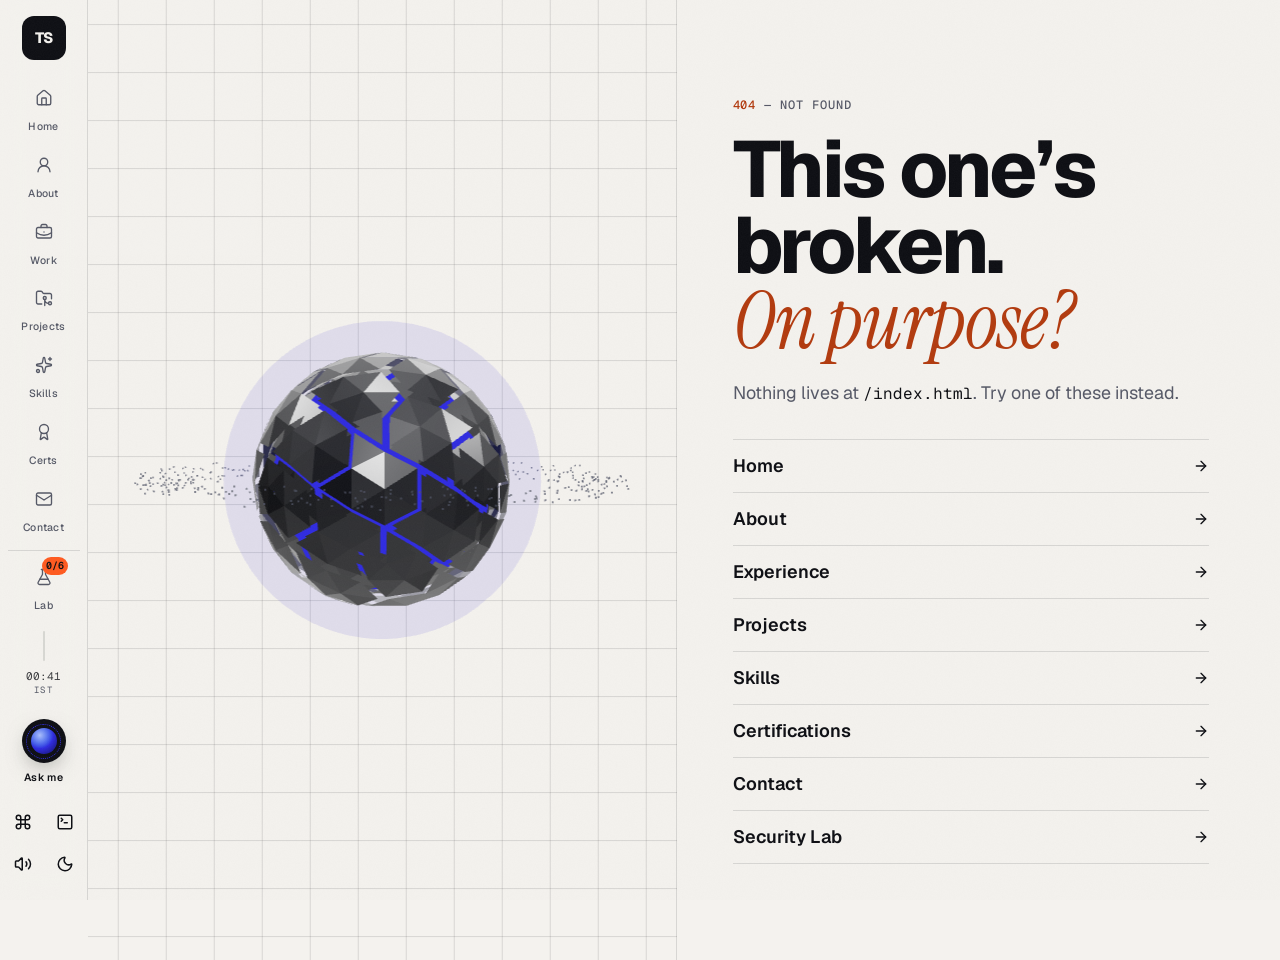
<file: index.html>
<!doctype html>
<html lang="en" data-default-theme="light" data-palette="cobalt">
  <head>
    <meta charset="UTF-8" />
    <meta name="viewport" content="width=device-width, initial-scale=1, viewport-fit=cover" />
    <title>Tanmay Sanghavi | Full-stack developer who builds &amp; breaks</title>
    <meta name="description" content="Tanmay Sanghavi, a Mumbai-based full-stack developer (JavaScript, Node.js, SQL) with a security habit. Projects, experience, skills and a hidden lab." />
    <meta name="theme-color" content="#F3F1EC" />
    <link rel="icon" type="image/svg+xml" href="/favicon.svg" />

    <meta property="og:type" content="website" />
    <meta property="og:title" content="Tanmay Sanghavi | Full-stack developer who builds &amp; breaks" />
    <meta property="og:description" content="Tanmay Sanghavi, a Mumbai-based full-stack developer (JavaScript, Node.js, SQL) with a security habit. Projects, experience, skills and a hidden lab." />
    <meta property="og:image" content="https://www.tanmaysanghavi.indevs.in/og-card.png" />
    <meta name="twitter:card" content="summary_large_image" />
    <meta name="twitter:title" content="Tanmay Sanghavi | Full-stack developer who builds &amp; breaks" />
    <meta name="twitter:image" content="https://www.tanmaysanghavi.indevs.in/og-card.png" />

    <!-- Sets data-theme before first paint (external file: the CSP forbids inline scripts). -->
    <script src="/theme-init.js"></script>

    <style>html{color:#111216;background:#f3f1ec}html[data-theme=dark]{color:#edebe5;background:#0b0c10}html[data-palette=cobalt]{color:#0d0e13;background:#f4f2ee}html[data-palette=cobalt][data-theme=dark]{color:#f2f0ea;background:#07080c}html[data-palette=signal]{color:#0e1412;background:#f1f3f0}html[data-palette=signal][data-theme=dark]{color:#e7f0ec;background:#060a09}#boot{background:inherit;z-index:100;letter-spacing:.08em;text-transform:uppercase;place-items:center;font:500 13px/1.6 Geist Mono Variable,ui-monospace,monospace;transition:opacity .45s;display:grid;position:fixed;inset:0}#boot i{border:2px solid;border-radius:4px;width:44px;height:44px;margin:0 auto 14px;animation:1.1s cubic-bezier(.6,0,.3,1) infinite bt;display:block}@keyframes bt{50%{border-radius:50%;transform:rotate(90deg)scale(.7)}}@media (prefers-reduced-motion:reduce){#boot i{animation:none}}</style>
    <script type="module" crossorigin src="/assets/index-CiQ3wUsU.js"></script>
    <link rel="modulepreload" crossorigin href="/assets/rolldown-runtime-hePW80VL.js">
    <link rel="modulepreload" crossorigin href="/assets/react-DQ38WxEg.js">
    <link rel="modulepreload" crossorigin href="/assets/useContent-zsSnEPQb.js">
    <link rel="modulepreload" crossorigin href="/assets/hooks-CHjFdFqN.js">
    <link rel="stylesheet" crossorigin href="/assets/index-CkPJAURE.css">
  <link rel="preload" as="font" type="font/woff2" crossorigin href="/assets/geist-latin-wght-normal-BgDaEnEv.woff2"><link rel="preload" as="font" type="font/woff2" crossorigin href="/assets/geist-mono-latin-wght-normal-XN7g48iV.woff2"><link rel="preload" as="font" type="font/woff2" crossorigin href="/assets/instrument-serif-latin-400-italic-DKMiL14s.woff2"></head>
  <body>
    <!--
      Well, well. Someone reads page source.
      Flag 2: FLAG{v13w_s0urc3_1s_4_sup3rp0w3r}
      Submit it in the Security Lab (/lab), or open the terminal (press `) and run: submit FLAG{...}
    -->
    <div id="boot" role="status" aria-live="polite"><div><i></i>Loading portfolio</div></div>
    <div id="root"></div>
    <noscript>
      <p style="font-family:sans-serif;padding:2rem;max-width:40rem">Tanmay Sanghavi, full-stack developer in Mumbai. Email: tanmaysanghvi9@gmail.com. This site needs JavaScript for its 3D views, but that email works without it.</p>
    </noscript>
  </body>
</html>
</file>
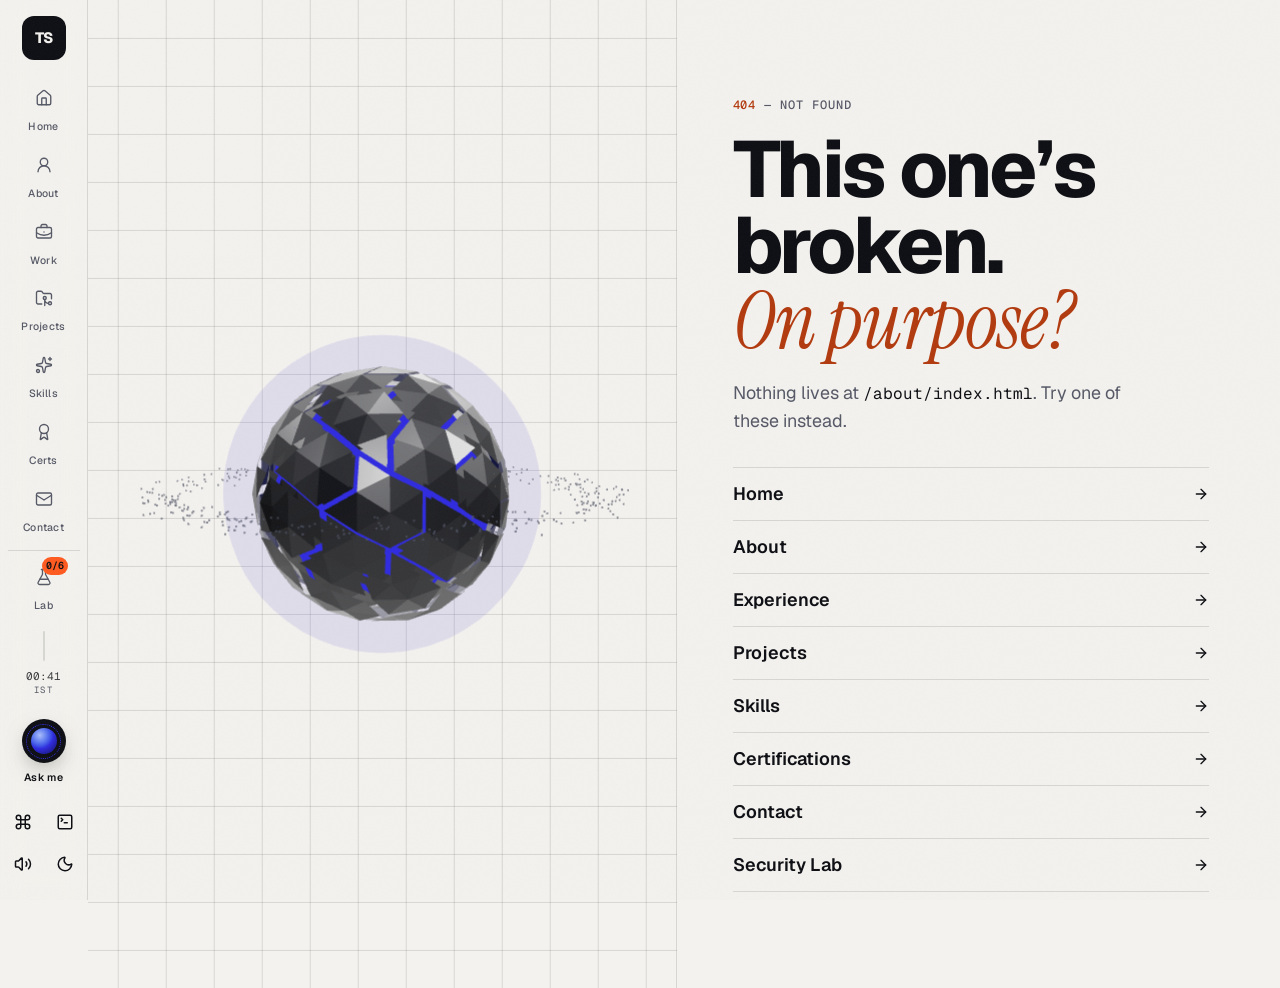
<file: about/index.html>
<!doctype html>
<html lang="en" data-default-theme="light" data-palette="cobalt">
  <head>
    <meta charset="UTF-8" />
    <meta name="viewport" content="width=device-width, initial-scale=1, viewport-fit=cover" />
    <title>About · Tanmay Sanghavi | Full-stack developer who builds &amp; breaks</title>
    <meta name="description" content="Tanmay Sanghavi, a Mumbai-based full-stack developer (JavaScript, Node.js, SQL) with a security habit. Projects, experience, skills and a hidden lab." />
    <meta name="theme-color" content="#F3F1EC" />
    <link rel="icon" type="image/svg+xml" href="/favicon.svg" />

    <meta property="og:type" content="website" />
    <meta property="og:title" content="Tanmay Sanghavi | Full-stack developer who builds &amp; breaks" />
    <meta property="og:description" content="Tanmay Sanghavi, a Mumbai-based full-stack developer (JavaScript, Node.js, SQL) with a security habit. Projects, experience, skills and a hidden lab." />
    <meta property="og:image" content="https://www.tanmaysanghavi.indevs.in/og-card.png" />
    <meta name="twitter:card" content="summary_large_image" />
    <meta name="twitter:title" content="Tanmay Sanghavi | Full-stack developer who builds &amp; breaks" />
    <meta name="twitter:image" content="https://www.tanmaysanghavi.indevs.in/og-card.png" />

    <!-- Sets data-theme before first paint (external file: the CSP forbids inline scripts). -->
    <script src="/theme-init.js"></script>

    <style>html{color:#111216;background:#f3f1ec}html[data-theme=dark]{color:#edebe5;background:#0b0c10}html[data-palette=cobalt]{color:#0d0e13;background:#f4f2ee}html[data-palette=cobalt][data-theme=dark]{color:#f2f0ea;background:#07080c}html[data-palette=signal]{color:#0e1412;background:#f1f3f0}html[data-palette=signal][data-theme=dark]{color:#e7f0ec;background:#060a09}#boot{background:inherit;z-index:100;letter-spacing:.08em;text-transform:uppercase;place-items:center;font:500 13px/1.6 Geist Mono Variable,ui-monospace,monospace;transition:opacity .45s;display:grid;position:fixed;inset:0}#boot i{border:2px solid;border-radius:4px;width:44px;height:44px;margin:0 auto 14px;animation:1.1s cubic-bezier(.6,0,.3,1) infinite bt;display:block}@keyframes bt{50%{border-radius:50%;transform:rotate(90deg)scale(.7)}}@media (prefers-reduced-motion:reduce){#boot i{animation:none}}</style>
    <script type="module" crossorigin src="/assets/index-CiQ3wUsU.js"></script>
    <link rel="modulepreload" crossorigin href="/assets/rolldown-runtime-hePW80VL.js">
    <link rel="modulepreload" crossorigin href="/assets/react-DQ38WxEg.js">
    <link rel="modulepreload" crossorigin href="/assets/useContent-zsSnEPQb.js">
    <link rel="modulepreload" crossorigin href="/assets/hooks-CHjFdFqN.js">
    <link rel="stylesheet" crossorigin href="/assets/index-CkPJAURE.css">
  <link rel="preload" as="font" type="font/woff2" crossorigin href="/assets/geist-latin-wght-normal-BgDaEnEv.woff2"><link rel="preload" as="font" type="font/woff2" crossorigin href="/assets/geist-mono-latin-wght-normal-XN7g48iV.woff2"><link rel="preload" as="font" type="font/woff2" crossorigin href="/assets/instrument-serif-latin-400-italic-DKMiL14s.woff2"><link rel="modulepreload" crossorigin href="/assets/About-Ct8ayI0n.js"><link rel="modulepreload" crossorigin href="/assets/ViewLayout-ADnELZwd.js"><link rel="modulepreload" crossorigin href="/assets/map-pin-Bn-NtnmT.js"></head>
  <body>
    <!--
      Well, well. Someone reads page source.
      Flag 2: FLAG{v13w_s0urc3_1s_4_sup3rp0w3r}
      Submit it in the Security Lab (/lab), or open the terminal (press `) and run: submit FLAG{...}
    -->
    <div id="boot" role="status" aria-live="polite"><div><i></i>Loading portfolio</div></div>
    <div id="root"></div>
    <noscript>
      <p style="font-family:sans-serif;padding:2rem;max-width:40rem">Tanmay Sanghavi, full-stack developer in Mumbai. Email: tanmaysanghvi9@gmail.com. This site needs JavaScript for its 3D views, but that email works without it.</p>
    </noscript>
  </body>
</html>
</file>
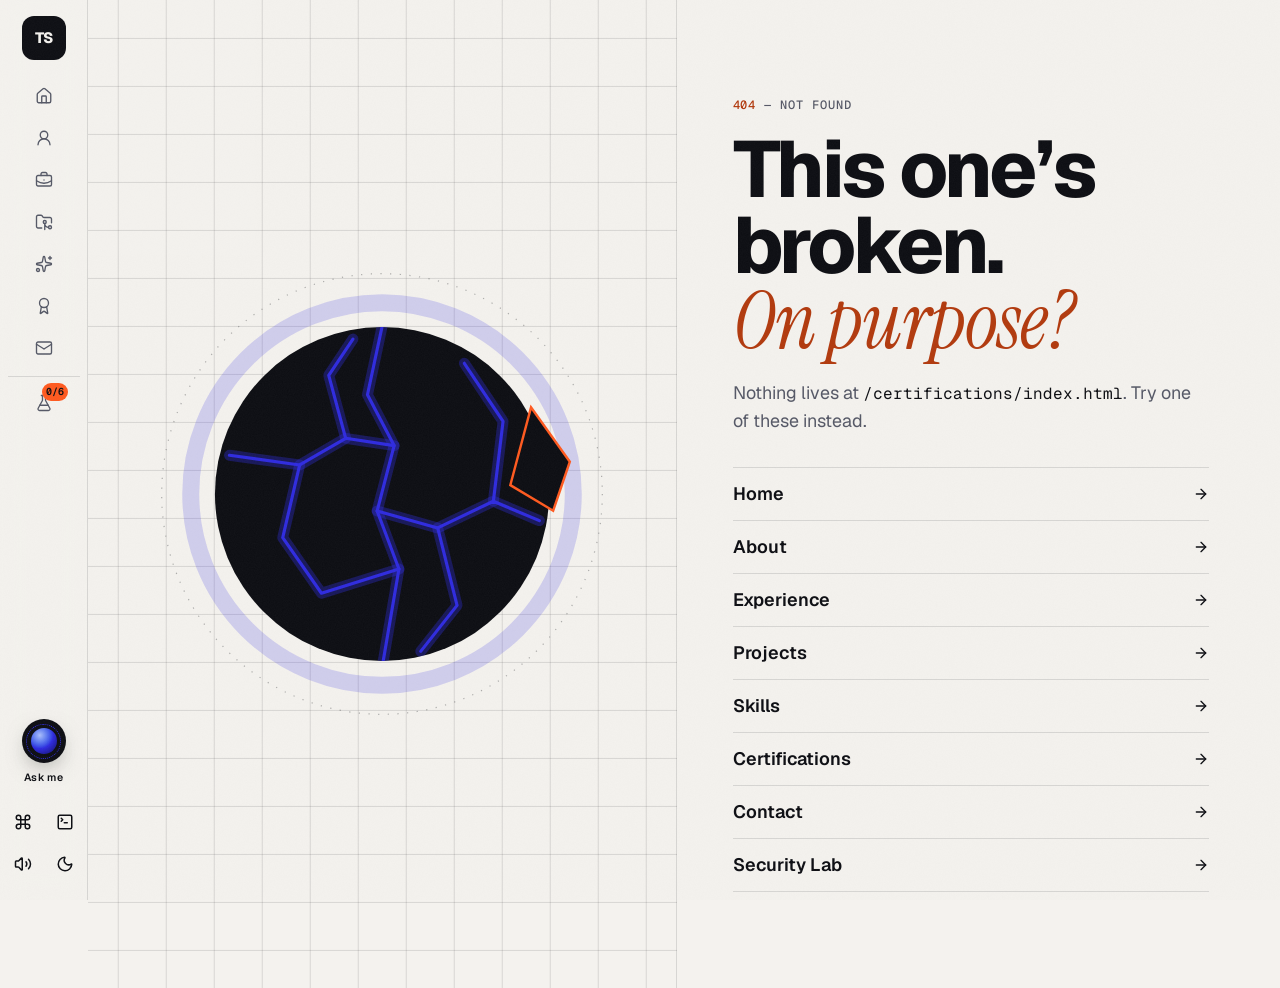
<file: certifications/index.html>
<!doctype html>
<html lang="en" data-default-theme="light" data-palette="cobalt">
  <head>
    <meta charset="UTF-8" />
    <meta name="viewport" content="width=device-width, initial-scale=1, viewport-fit=cover" />
    <title>Certifications · Tanmay Sanghavi | Full-stack developer who builds &amp; breaks</title>
    <meta name="description" content="Tanmay Sanghavi, a Mumbai-based full-stack developer (JavaScript, Node.js, SQL) with a security habit. Projects, experience, skills and a hidden lab." />
    <meta name="theme-color" content="#F3F1EC" />
    <link rel="icon" type="image/svg+xml" href="/favicon.svg" />

    <meta property="og:type" content="website" />
    <meta property="og:title" content="Tanmay Sanghavi | Full-stack developer who builds &amp; breaks" />
    <meta property="og:description" content="Tanmay Sanghavi, a Mumbai-based full-stack developer (JavaScript, Node.js, SQL) with a security habit. Projects, experience, skills and a hidden lab." />
    <meta property="og:image" content="https://www.tanmaysanghavi.indevs.in/og-card.png" />
    <meta name="twitter:card" content="summary_large_image" />
    <meta name="twitter:title" content="Tanmay Sanghavi | Full-stack developer who builds &amp; breaks" />
    <meta name="twitter:image" content="https://www.tanmaysanghavi.indevs.in/og-card.png" />

    <!-- Sets data-theme before first paint (external file: the CSP forbids inline scripts). -->
    <script src="/theme-init.js"></script>

    <style>html{color:#111216;background:#f3f1ec}html[data-theme=dark]{color:#edebe5;background:#0b0c10}html[data-palette=cobalt]{color:#0d0e13;background:#f4f2ee}html[data-palette=cobalt][data-theme=dark]{color:#f2f0ea;background:#07080c}html[data-palette=signal]{color:#0e1412;background:#f1f3f0}html[data-palette=signal][data-theme=dark]{color:#e7f0ec;background:#060a09}#boot{background:inherit;z-index:100;letter-spacing:.08em;text-transform:uppercase;place-items:center;font:500 13px/1.6 Geist Mono Variable,ui-monospace,monospace;transition:opacity .45s;display:grid;position:fixed;inset:0}#boot i{border:2px solid;border-radius:4px;width:44px;height:44px;margin:0 auto 14px;animation:1.1s cubic-bezier(.6,0,.3,1) infinite bt;display:block}@keyframes bt{50%{border-radius:50%;transform:rotate(90deg)scale(.7)}}@media (prefers-reduced-motion:reduce){#boot i{animation:none}}</style>
    <script type="module" crossorigin src="/assets/index-CiQ3wUsU.js"></script>
    <link rel="modulepreload" crossorigin href="/assets/rolldown-runtime-hePW80VL.js">
    <link rel="modulepreload" crossorigin href="/assets/react-DQ38WxEg.js">
    <link rel="modulepreload" crossorigin href="/assets/useContent-zsSnEPQb.js">
    <link rel="modulepreload" crossorigin href="/assets/hooks-CHjFdFqN.js">
    <link rel="stylesheet" crossorigin href="/assets/index-CkPJAURE.css">
  <link rel="preload" as="font" type="font/woff2" crossorigin href="/assets/geist-latin-wght-normal-BgDaEnEv.woff2"><link rel="preload" as="font" type="font/woff2" crossorigin href="/assets/geist-mono-latin-wght-normal-XN7g48iV.woff2"><link rel="preload" as="font" type="font/woff2" crossorigin href="/assets/instrument-serif-latin-400-italic-DKMiL14s.woff2"><link rel="modulepreload" crossorigin href="/assets/Certifications-VkWhmjrS.js"><link rel="modulepreload" crossorigin href="/assets/ViewLayout-ADnELZwd.js"></head>
  <body>
    <!--
      Well, well. Someone reads page source.
      Flag 2: FLAG{v13w_s0urc3_1s_4_sup3rp0w3r}
      Submit it in the Security Lab (/lab), or open the terminal (press `) and run: submit FLAG{...}
    -->
    <div id="boot" role="status" aria-live="polite"><div><i></i>Loading portfolio</div></div>
    <div id="root"></div>
    <noscript>
      <p style="font-family:sans-serif;padding:2rem;max-width:40rem">Tanmay Sanghavi, full-stack developer in Mumbai. Email: tanmaysanghvi9@gmail.com. This site needs JavaScript for its 3D views, but that email works without it.</p>
    </noscript>
  </body>
</html>
</file>
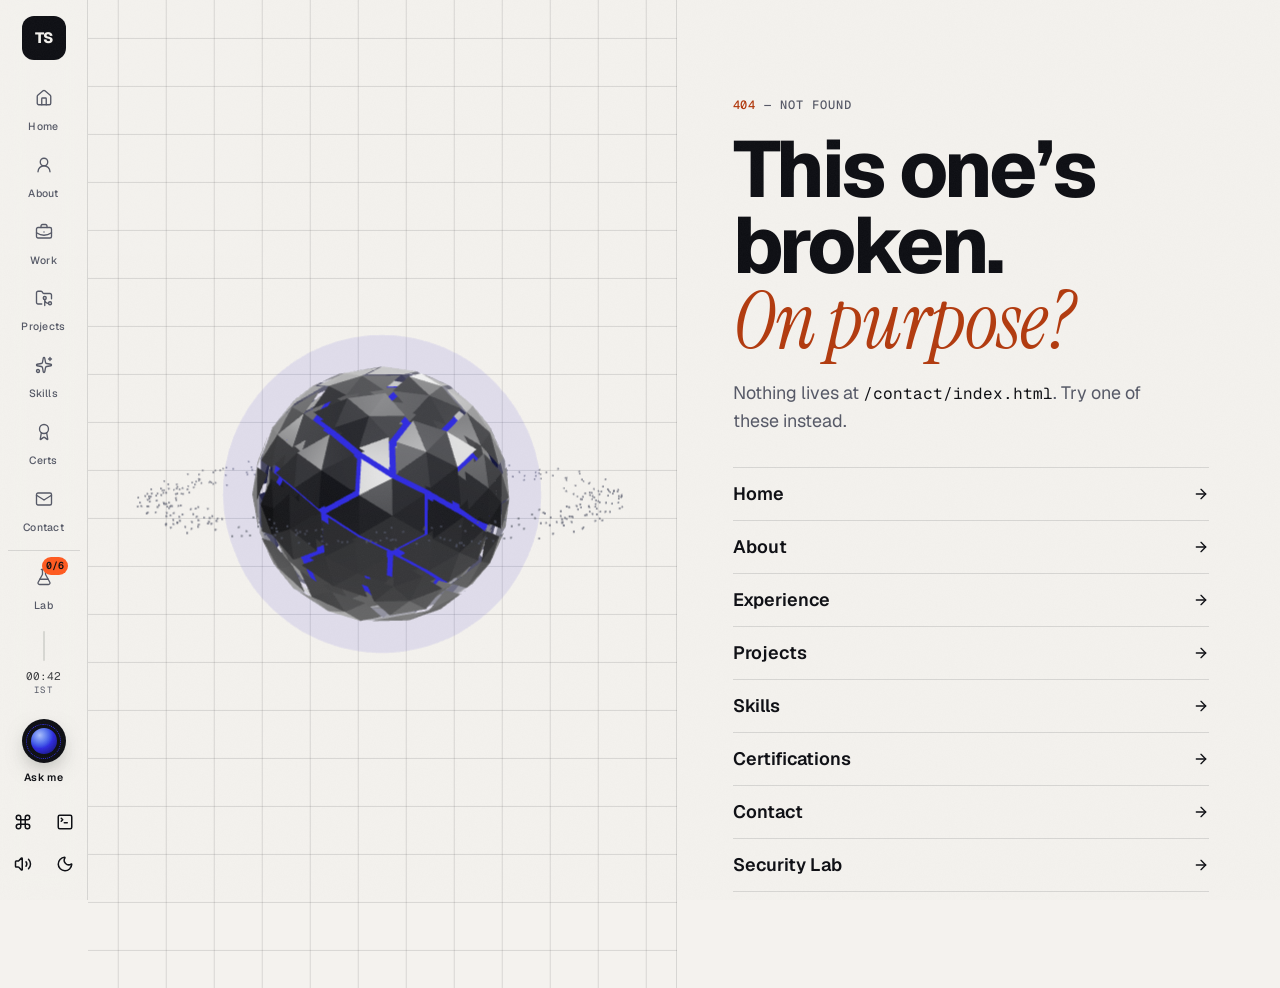
<file: contact/index.html>
<!doctype html>
<html lang="en" data-default-theme="light" data-palette="cobalt">
  <head>
    <meta charset="UTF-8" />
    <meta name="viewport" content="width=device-width, initial-scale=1, viewport-fit=cover" />
    <title>Contact · Tanmay Sanghavi | Full-stack developer who builds &amp; breaks</title>
    <meta name="description" content="Tanmay Sanghavi, a Mumbai-based full-stack developer (JavaScript, Node.js, SQL) with a security habit. Projects, experience, skills and a hidden lab." />
    <meta name="theme-color" content="#F3F1EC" />
    <link rel="icon" type="image/svg+xml" href="/favicon.svg" />

    <meta property="og:type" content="website" />
    <meta property="og:title" content="Tanmay Sanghavi | Full-stack developer who builds &amp; breaks" />
    <meta property="og:description" content="Tanmay Sanghavi, a Mumbai-based full-stack developer (JavaScript, Node.js, SQL) with a security habit. Projects, experience, skills and a hidden lab." />
    <meta property="og:image" content="https://www.tanmaysanghavi.indevs.in/og-card.png" />
    <meta name="twitter:card" content="summary_large_image" />
    <meta name="twitter:title" content="Tanmay Sanghavi | Full-stack developer who builds &amp; breaks" />
    <meta name="twitter:image" content="https://www.tanmaysanghavi.indevs.in/og-card.png" />

    <!-- Sets data-theme before first paint (external file: the CSP forbids inline scripts). -->
    <script src="/theme-init.js"></script>

    <style>html{color:#111216;background:#f3f1ec}html[data-theme=dark]{color:#edebe5;background:#0b0c10}html[data-palette=cobalt]{color:#0d0e13;background:#f4f2ee}html[data-palette=cobalt][data-theme=dark]{color:#f2f0ea;background:#07080c}html[data-palette=signal]{color:#0e1412;background:#f1f3f0}html[data-palette=signal][data-theme=dark]{color:#e7f0ec;background:#060a09}#boot{background:inherit;z-index:100;letter-spacing:.08em;text-transform:uppercase;place-items:center;font:500 13px/1.6 Geist Mono Variable,ui-monospace,monospace;transition:opacity .45s;display:grid;position:fixed;inset:0}#boot i{border:2px solid;border-radius:4px;width:44px;height:44px;margin:0 auto 14px;animation:1.1s cubic-bezier(.6,0,.3,1) infinite bt;display:block}@keyframes bt{50%{border-radius:50%;transform:rotate(90deg)scale(.7)}}@media (prefers-reduced-motion:reduce){#boot i{animation:none}}</style>
    <script type="module" crossorigin src="/assets/index-CiQ3wUsU.js"></script>
    <link rel="modulepreload" crossorigin href="/assets/rolldown-runtime-hePW80VL.js">
    <link rel="modulepreload" crossorigin href="/assets/react-DQ38WxEg.js">
    <link rel="modulepreload" crossorigin href="/assets/useContent-zsSnEPQb.js">
    <link rel="modulepreload" crossorigin href="/assets/hooks-CHjFdFqN.js">
    <link rel="stylesheet" crossorigin href="/assets/index-CkPJAURE.css">
  <link rel="preload" as="font" type="font/woff2" crossorigin href="/assets/geist-latin-wght-normal-BgDaEnEv.woff2"><link rel="preload" as="font" type="font/woff2" crossorigin href="/assets/geist-mono-latin-wght-normal-XN7g48iV.woff2"><link rel="preload" as="font" type="font/woff2" crossorigin href="/assets/instrument-serif-latin-400-italic-DKMiL14s.woff2"><link rel="modulepreload" crossorigin href="/assets/Contact-gdbnpteI.js"><link rel="modulepreload" crossorigin href="/assets/ViewLayout-ADnELZwd.js"></head>
  <body>
    <!--
      Well, well. Someone reads page source.
      Flag 2: FLAG{v13w_s0urc3_1s_4_sup3rp0w3r}
      Submit it in the Security Lab (/lab), or open the terminal (press `) and run: submit FLAG{...}
    -->
    <div id="boot" role="status" aria-live="polite"><div><i></i>Loading portfolio</div></div>
    <div id="root"></div>
    <noscript>
      <p style="font-family:sans-serif;padding:2rem;max-width:40rem">Tanmay Sanghavi, full-stack developer in Mumbai. Email: tanmaysanghvi9@gmail.com. This site needs JavaScript for its 3D views, but that email works without it.</p>
    </noscript>
  </body>
</html>
</file>
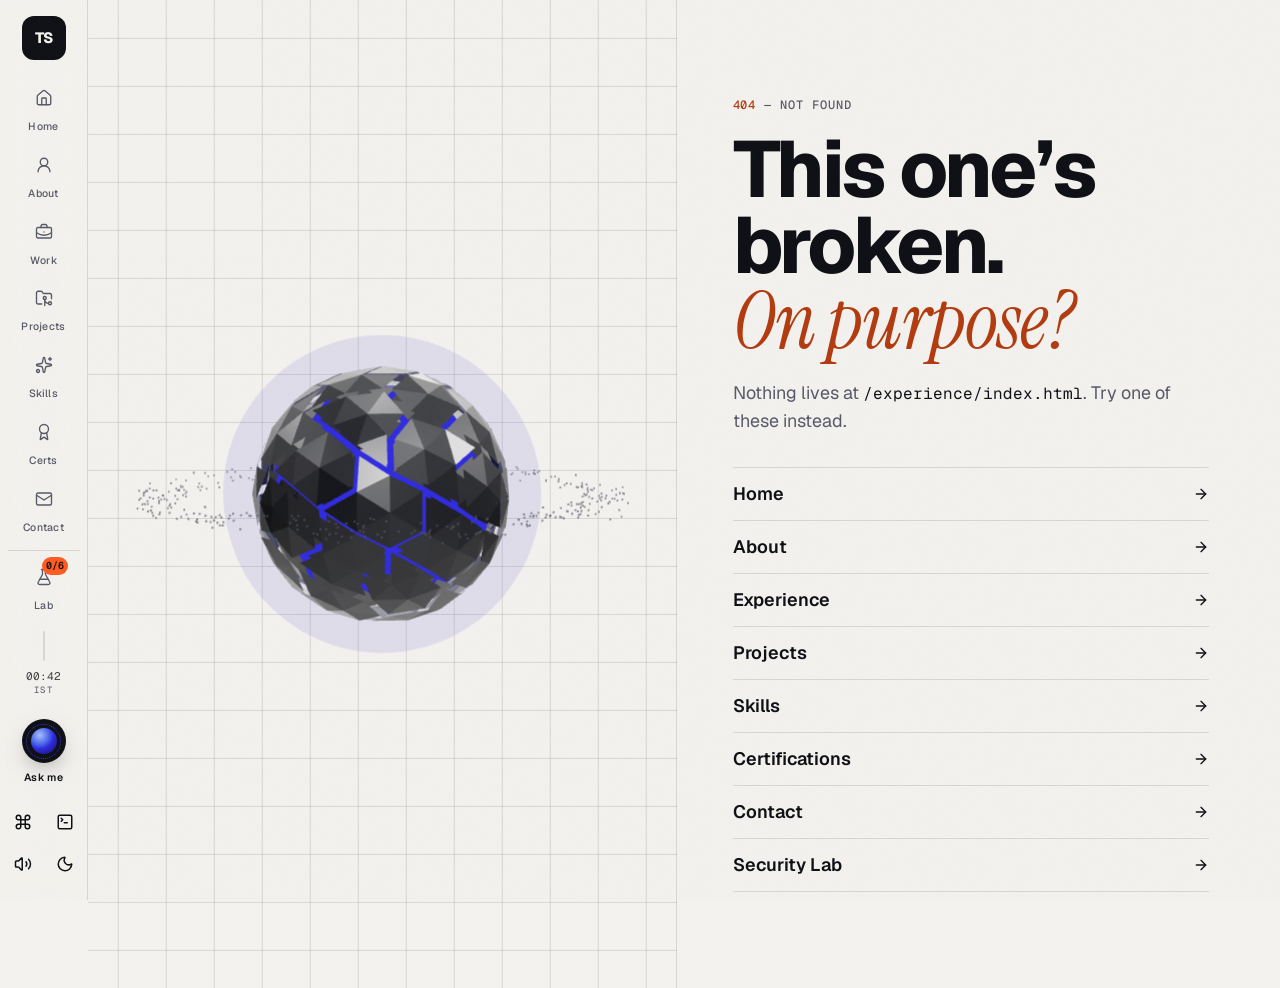
<file: experience/index.html>
<!doctype html>
<html lang="en" data-default-theme="light" data-palette="cobalt">
  <head>
    <meta charset="UTF-8" />
    <meta name="viewport" content="width=device-width, initial-scale=1, viewport-fit=cover" />
    <title>Experience · Tanmay Sanghavi | Full-stack developer who builds &amp; breaks</title>
    <meta name="description" content="Tanmay Sanghavi, a Mumbai-based full-stack developer (JavaScript, Node.js, SQL) with a security habit. Projects, experience, skills and a hidden lab." />
    <meta name="theme-color" content="#F3F1EC" />
    <link rel="icon" type="image/svg+xml" href="/favicon.svg" />

    <meta property="og:type" content="website" />
    <meta property="og:title" content="Tanmay Sanghavi | Full-stack developer who builds &amp; breaks" />
    <meta property="og:description" content="Tanmay Sanghavi, a Mumbai-based full-stack developer (JavaScript, Node.js, SQL) with a security habit. Projects, experience, skills and a hidden lab." />
    <meta property="og:image" content="https://www.tanmaysanghavi.indevs.in/og-card.png" />
    <meta name="twitter:card" content="summary_large_image" />
    <meta name="twitter:title" content="Tanmay Sanghavi | Full-stack developer who builds &amp; breaks" />
    <meta name="twitter:image" content="https://www.tanmaysanghavi.indevs.in/og-card.png" />

    <!-- Sets data-theme before first paint (external file: the CSP forbids inline scripts). -->
    <script src="/theme-init.js"></script>

    <style>html{color:#111216;background:#f3f1ec}html[data-theme=dark]{color:#edebe5;background:#0b0c10}html[data-palette=cobalt]{color:#0d0e13;background:#f4f2ee}html[data-palette=cobalt][data-theme=dark]{color:#f2f0ea;background:#07080c}html[data-palette=signal]{color:#0e1412;background:#f1f3f0}html[data-palette=signal][data-theme=dark]{color:#e7f0ec;background:#060a09}#boot{background:inherit;z-index:100;letter-spacing:.08em;text-transform:uppercase;place-items:center;font:500 13px/1.6 Geist Mono Variable,ui-monospace,monospace;transition:opacity .45s;display:grid;position:fixed;inset:0}#boot i{border:2px solid;border-radius:4px;width:44px;height:44px;margin:0 auto 14px;animation:1.1s cubic-bezier(.6,0,.3,1) infinite bt;display:block}@keyframes bt{50%{border-radius:50%;transform:rotate(90deg)scale(.7)}}@media (prefers-reduced-motion:reduce){#boot i{animation:none}}</style>
    <script type="module" crossorigin src="/assets/index-CiQ3wUsU.js"></script>
    <link rel="modulepreload" crossorigin href="/assets/rolldown-runtime-hePW80VL.js">
    <link rel="modulepreload" crossorigin href="/assets/react-DQ38WxEg.js">
    <link rel="modulepreload" crossorigin href="/assets/useContent-zsSnEPQb.js">
    <link rel="modulepreload" crossorigin href="/assets/hooks-CHjFdFqN.js">
    <link rel="stylesheet" crossorigin href="/assets/index-CkPJAURE.css">
  <link rel="preload" as="font" type="font/woff2" crossorigin href="/assets/geist-latin-wght-normal-BgDaEnEv.woff2"><link rel="preload" as="font" type="font/woff2" crossorigin href="/assets/geist-mono-latin-wght-normal-XN7g48iV.woff2"><link rel="preload" as="font" type="font/woff2" crossorigin href="/assets/instrument-serif-latin-400-italic-DKMiL14s.woff2"><link rel="modulepreload" crossorigin href="/assets/Experience-BQ-AV18Q.js"><link rel="modulepreload" crossorigin href="/assets/ViewLayout-ADnELZwd.js"><link rel="modulepreload" crossorigin href="/assets/map-pin-Bn-NtnmT.js"></head>
  <body>
    <!--
      Well, well. Someone reads page source.
      Flag 2: FLAG{v13w_s0urc3_1s_4_sup3rp0w3r}
      Submit it in the Security Lab (/lab), or open the terminal (press `) and run: submit FLAG{...}
    -->
    <div id="boot" role="status" aria-live="polite"><div><i></i>Loading portfolio</div></div>
    <div id="root"></div>
    <noscript>
      <p style="font-family:sans-serif;padding:2rem;max-width:40rem">Tanmay Sanghavi, full-stack developer in Mumbai. Email: tanmaysanghvi9@gmail.com. This site needs JavaScript for its 3D views, but that email works without it.</p>
    </noscript>
  </body>
</html>
</file>
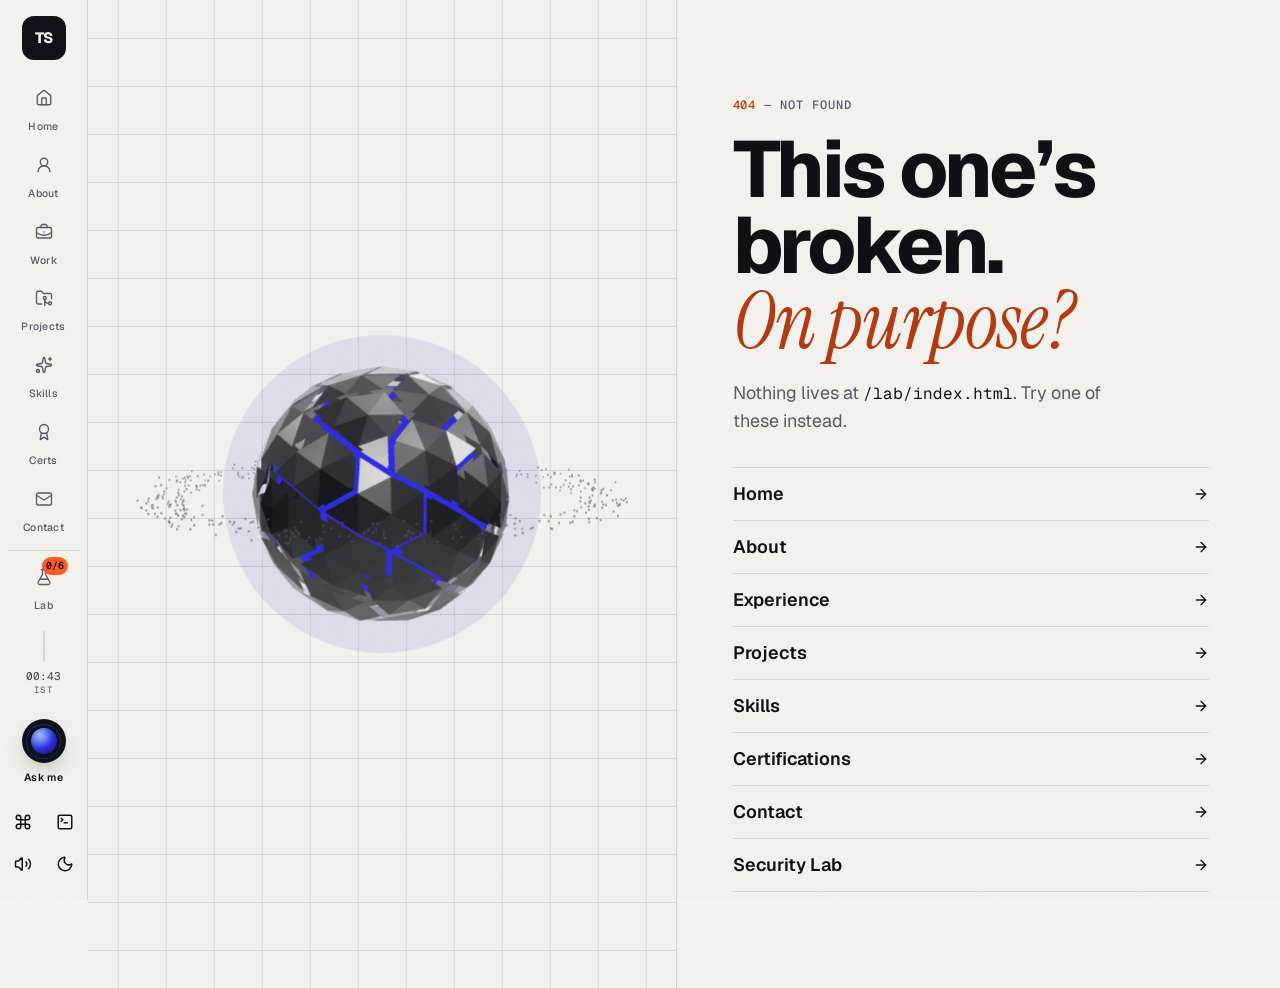
<file: lab/index.html>
<!doctype html>
<html lang="en" data-default-theme="light" data-palette="cobalt">
  <head>
    <meta charset="UTF-8" />
    <meta name="viewport" content="width=device-width, initial-scale=1, viewport-fit=cover" />
    <title>Security Lab · Tanmay Sanghavi | Full-stack developer who builds &amp; breaks</title>
    <meta name="description" content="Tanmay Sanghavi, a Mumbai-based full-stack developer (JavaScript, Node.js, SQL) with a security habit. Projects, experience, skills and a hidden lab." />
    <meta name="theme-color" content="#F3F1EC" />
    <link rel="icon" type="image/svg+xml" href="/favicon.svg" />

    <meta property="og:type" content="website" />
    <meta property="og:title" content="Tanmay Sanghavi | Full-stack developer who builds &amp; breaks" />
    <meta property="og:description" content="Tanmay Sanghavi, a Mumbai-based full-stack developer (JavaScript, Node.js, SQL) with a security habit. Projects, experience, skills and a hidden lab." />
    <meta property="og:image" content="https://www.tanmaysanghavi.indevs.in/og-card.png" />
    <meta name="twitter:card" content="summary_large_image" />
    <meta name="twitter:title" content="Tanmay Sanghavi | Full-stack developer who builds &amp; breaks" />
    <meta name="twitter:image" content="https://www.tanmaysanghavi.indevs.in/og-card.png" />

    <!-- Sets data-theme before first paint (external file: the CSP forbids inline scripts). -->
    <script src="/theme-init.js"></script>

    <style>html{color:#111216;background:#f3f1ec}html[data-theme=dark]{color:#edebe5;background:#0b0c10}html[data-palette=cobalt]{color:#0d0e13;background:#f4f2ee}html[data-palette=cobalt][data-theme=dark]{color:#f2f0ea;background:#07080c}html[data-palette=signal]{color:#0e1412;background:#f1f3f0}html[data-palette=signal][data-theme=dark]{color:#e7f0ec;background:#060a09}#boot{background:inherit;z-index:100;letter-spacing:.08em;text-transform:uppercase;place-items:center;font:500 13px/1.6 Geist Mono Variable,ui-monospace,monospace;transition:opacity .45s;display:grid;position:fixed;inset:0}#boot i{border:2px solid;border-radius:4px;width:44px;height:44px;margin:0 auto 14px;animation:1.1s cubic-bezier(.6,0,.3,1) infinite bt;display:block}@keyframes bt{50%{border-radius:50%;transform:rotate(90deg)scale(.7)}}@media (prefers-reduced-motion:reduce){#boot i{animation:none}}</style>
    <script type="module" crossorigin src="/assets/index-CiQ3wUsU.js"></script>
    <link rel="modulepreload" crossorigin href="/assets/rolldown-runtime-hePW80VL.js">
    <link rel="modulepreload" crossorigin href="/assets/react-DQ38WxEg.js">
    <link rel="modulepreload" crossorigin href="/assets/useContent-zsSnEPQb.js">
    <link rel="modulepreload" crossorigin href="/assets/hooks-CHjFdFqN.js">
    <link rel="stylesheet" crossorigin href="/assets/index-CkPJAURE.css">
  <link rel="preload" as="font" type="font/woff2" crossorigin href="/assets/geist-latin-wght-normal-BgDaEnEv.woff2"><link rel="preload" as="font" type="font/woff2" crossorigin href="/assets/geist-mono-latin-wght-normal-XN7g48iV.woff2"><link rel="preload" as="font" type="font/woff2" crossorigin href="/assets/instrument-serif-latin-400-italic-DKMiL14s.woff2"><link rel="modulepreload" crossorigin href="/assets/Lab-CNNngUdd.js"><link rel="modulepreload" crossorigin href="/assets/ViewLayout-ADnELZwd.js"></head>
  <body>
    <!--
      Well, well. Someone reads page source.
      Flag 2: FLAG{v13w_s0urc3_1s_4_sup3rp0w3r}
      Submit it in the Security Lab (/lab), or open the terminal (press `) and run: submit FLAG{...}
    -->
    <div id="boot" role="status" aria-live="polite"><div><i></i>Loading portfolio</div></div>
    <div id="root"></div>
    <noscript>
      <p style="font-family:sans-serif;padding:2rem;max-width:40rem">Tanmay Sanghavi, full-stack developer in Mumbai. Email: tanmaysanghvi9@gmail.com. This site needs JavaScript for its 3D views, but that email works without it.</p>
    </noscript>
  </body>
</html>
</file>
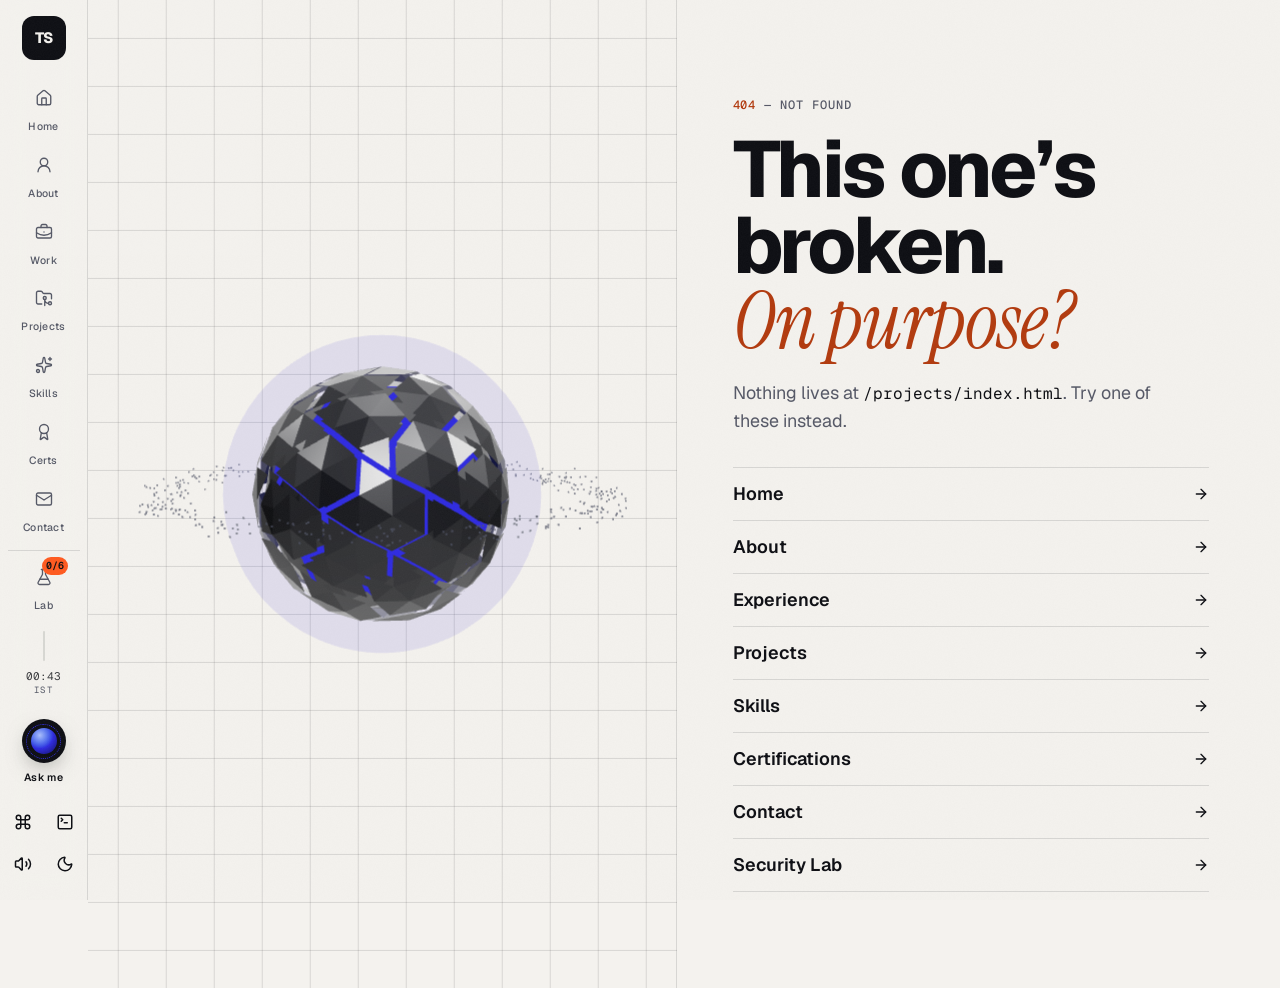
<file: projects/index.html>
<!doctype html>
<html lang="en" data-default-theme="light" data-palette="cobalt">
  <head>
    <meta charset="UTF-8" />
    <meta name="viewport" content="width=device-width, initial-scale=1, viewport-fit=cover" />
    <title>Projects · Tanmay Sanghavi | Full-stack developer who builds &amp; breaks</title>
    <meta name="description" content="Tanmay Sanghavi, a Mumbai-based full-stack developer (JavaScript, Node.js, SQL) with a security habit. Projects, experience, skills and a hidden lab." />
    <meta name="theme-color" content="#F3F1EC" />
    <link rel="icon" type="image/svg+xml" href="/favicon.svg" />

    <meta property="og:type" content="website" />
    <meta property="og:title" content="Tanmay Sanghavi | Full-stack developer who builds &amp; breaks" />
    <meta property="og:description" content="Tanmay Sanghavi, a Mumbai-based full-stack developer (JavaScript, Node.js, SQL) with a security habit. Projects, experience, skills and a hidden lab." />
    <meta property="og:image" content="https://www.tanmaysanghavi.indevs.in/og-card.png" />
    <meta name="twitter:card" content="summary_large_image" />
    <meta name="twitter:title" content="Tanmay Sanghavi | Full-stack developer who builds &amp; breaks" />
    <meta name="twitter:image" content="https://www.tanmaysanghavi.indevs.in/og-card.png" />

    <!-- Sets data-theme before first paint (external file: the CSP forbids inline scripts). -->
    <script src="/theme-init.js"></script>

    <style>html{color:#111216;background:#f3f1ec}html[data-theme=dark]{color:#edebe5;background:#0b0c10}html[data-palette=cobalt]{color:#0d0e13;background:#f4f2ee}html[data-palette=cobalt][data-theme=dark]{color:#f2f0ea;background:#07080c}html[data-palette=signal]{color:#0e1412;background:#f1f3f0}html[data-palette=signal][data-theme=dark]{color:#e7f0ec;background:#060a09}#boot{background:inherit;z-index:100;letter-spacing:.08em;text-transform:uppercase;place-items:center;font:500 13px/1.6 Geist Mono Variable,ui-monospace,monospace;transition:opacity .45s;display:grid;position:fixed;inset:0}#boot i{border:2px solid;border-radius:4px;width:44px;height:44px;margin:0 auto 14px;animation:1.1s cubic-bezier(.6,0,.3,1) infinite bt;display:block}@keyframes bt{50%{border-radius:50%;transform:rotate(90deg)scale(.7)}}@media (prefers-reduced-motion:reduce){#boot i{animation:none}}</style>
    <script type="module" crossorigin src="/assets/index-CiQ3wUsU.js"></script>
    <link rel="modulepreload" crossorigin href="/assets/rolldown-runtime-hePW80VL.js">
    <link rel="modulepreload" crossorigin href="/assets/react-DQ38WxEg.js">
    <link rel="modulepreload" crossorigin href="/assets/useContent-zsSnEPQb.js">
    <link rel="modulepreload" crossorigin href="/assets/hooks-CHjFdFqN.js">
    <link rel="stylesheet" crossorigin href="/assets/index-CkPJAURE.css">
  <link rel="preload" as="font" type="font/woff2" crossorigin href="/assets/geist-latin-wght-normal-BgDaEnEv.woff2"><link rel="preload" as="font" type="font/woff2" crossorigin href="/assets/geist-mono-latin-wght-normal-XN7g48iV.woff2"><link rel="preload" as="font" type="font/woff2" crossorigin href="/assets/instrument-serif-latin-400-italic-DKMiL14s.woff2"><link rel="modulepreload" crossorigin href="/assets/Projects-u2LPyNI6.js"><link rel="modulepreload" crossorigin href="/assets/ViewLayout-ADnELZwd.js"></head>
  <body>
    <!--
      Well, well. Someone reads page source.
      Flag 2: FLAG{v13w_s0urc3_1s_4_sup3rp0w3r}
      Submit it in the Security Lab (/lab), or open the terminal (press `) and run: submit FLAG{...}
    -->
    <div id="boot" role="status" aria-live="polite"><div><i></i>Loading portfolio</div></div>
    <div id="root"></div>
    <noscript>
      <p style="font-family:sans-serif;padding:2rem;max-width:40rem">Tanmay Sanghavi, full-stack developer in Mumbai. Email: tanmaysanghvi9@gmail.com. This site needs JavaScript for its 3D views, but that email works without it.</p>
    </noscript>
  </body>
</html>
</file>
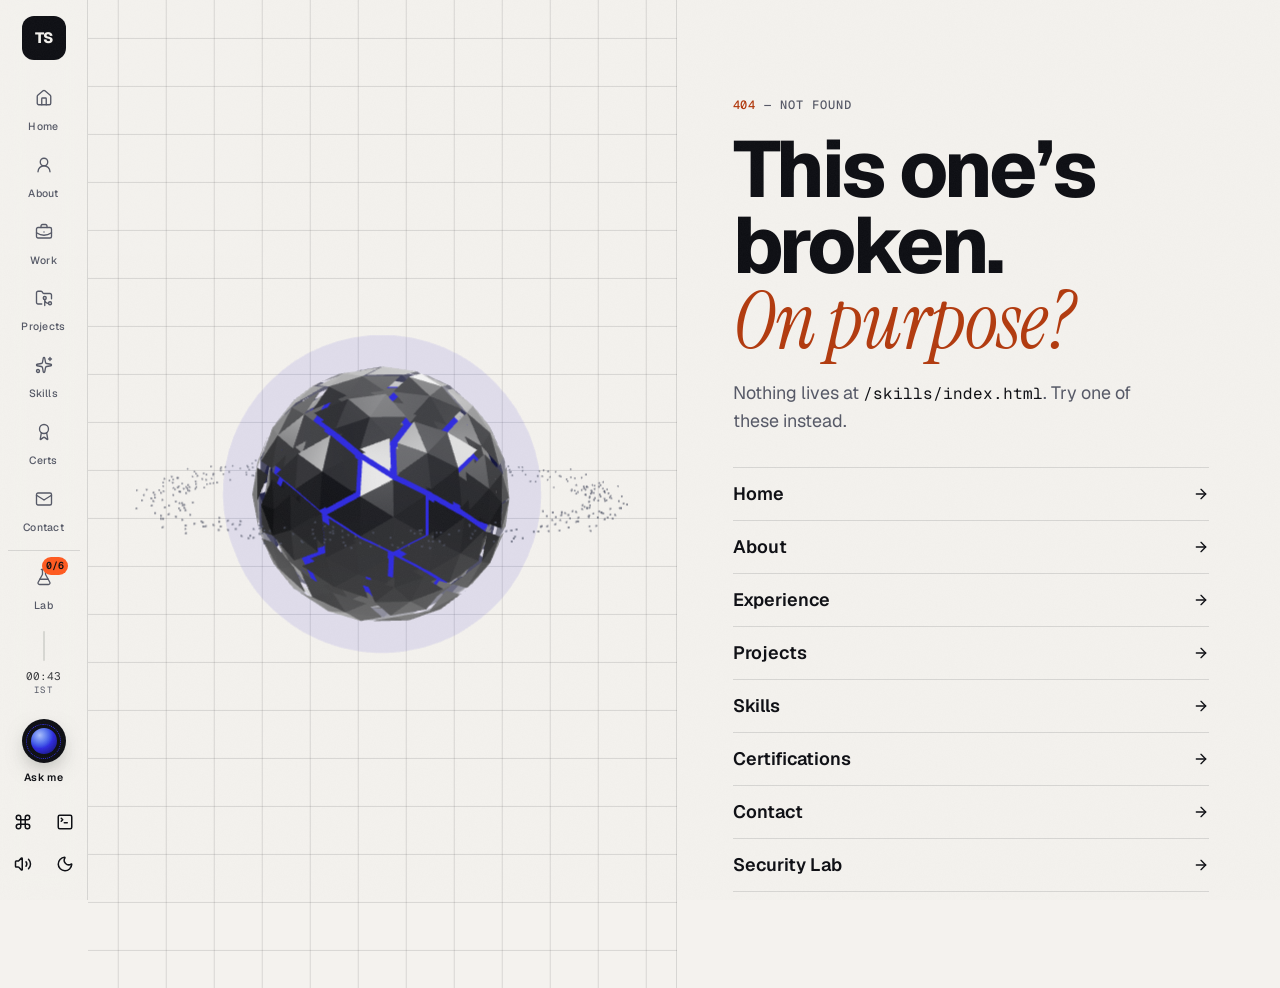
<file: skills/index.html>
<!doctype html>
<html lang="en" data-default-theme="light" data-palette="cobalt">
  <head>
    <meta charset="UTF-8" />
    <meta name="viewport" content="width=device-width, initial-scale=1, viewport-fit=cover" />
    <title>Skills · Tanmay Sanghavi | Full-stack developer who builds &amp; breaks</title>
    <meta name="description" content="Tanmay Sanghavi, a Mumbai-based full-stack developer (JavaScript, Node.js, SQL) with a security habit. Projects, experience, skills and a hidden lab." />
    <meta name="theme-color" content="#F3F1EC" />
    <link rel="icon" type="image/svg+xml" href="/favicon.svg" />

    <meta property="og:type" content="website" />
    <meta property="og:title" content="Tanmay Sanghavi | Full-stack developer who builds &amp; breaks" />
    <meta property="og:description" content="Tanmay Sanghavi, a Mumbai-based full-stack developer (JavaScript, Node.js, SQL) with a security habit. Projects, experience, skills and a hidden lab." />
    <meta property="og:image" content="https://www.tanmaysanghavi.indevs.in/og-card.png" />
    <meta name="twitter:card" content="summary_large_image" />
    <meta name="twitter:title" content="Tanmay Sanghavi | Full-stack developer who builds &amp; breaks" />
    <meta name="twitter:image" content="https://www.tanmaysanghavi.indevs.in/og-card.png" />

    <!-- Sets data-theme before first paint (external file: the CSP forbids inline scripts). -->
    <script src="/theme-init.js"></script>

    <style>html{color:#111216;background:#f3f1ec}html[data-theme=dark]{color:#edebe5;background:#0b0c10}html[data-palette=cobalt]{color:#0d0e13;background:#f4f2ee}html[data-palette=cobalt][data-theme=dark]{color:#f2f0ea;background:#07080c}html[data-palette=signal]{color:#0e1412;background:#f1f3f0}html[data-palette=signal][data-theme=dark]{color:#e7f0ec;background:#060a09}#boot{background:inherit;z-index:100;letter-spacing:.08em;text-transform:uppercase;place-items:center;font:500 13px/1.6 Geist Mono Variable,ui-monospace,monospace;transition:opacity .45s;display:grid;position:fixed;inset:0}#boot i{border:2px solid;border-radius:4px;width:44px;height:44px;margin:0 auto 14px;animation:1.1s cubic-bezier(.6,0,.3,1) infinite bt;display:block}@keyframes bt{50%{border-radius:50%;transform:rotate(90deg)scale(.7)}}@media (prefers-reduced-motion:reduce){#boot i{animation:none}}</style>
    <script type="module" crossorigin src="/assets/index-CiQ3wUsU.js"></script>
    <link rel="modulepreload" crossorigin href="/assets/rolldown-runtime-hePW80VL.js">
    <link rel="modulepreload" crossorigin href="/assets/react-DQ38WxEg.js">
    <link rel="modulepreload" crossorigin href="/assets/useContent-zsSnEPQb.js">
    <link rel="modulepreload" crossorigin href="/assets/hooks-CHjFdFqN.js">
    <link rel="stylesheet" crossorigin href="/assets/index-CkPJAURE.css">
  <link rel="preload" as="font" type="font/woff2" crossorigin href="/assets/geist-latin-wght-normal-BgDaEnEv.woff2"><link rel="preload" as="font" type="font/woff2" crossorigin href="/assets/geist-mono-latin-wght-normal-XN7g48iV.woff2"><link rel="preload" as="font" type="font/woff2" crossorigin href="/assets/instrument-serif-latin-400-italic-DKMiL14s.woff2"><link rel="modulepreload" crossorigin href="/assets/Skills-HY42XXmQ.js"><link rel="modulepreload" crossorigin href="/assets/ViewLayout-ADnELZwd.js"></head>
  <body>
    <!--
      Well, well. Someone reads page source.
      Flag 2: FLAG{v13w_s0urc3_1s_4_sup3rp0w3r}
      Submit it in the Security Lab (/lab), or open the terminal (press `) and run: submit FLAG{...}
    -->
    <div id="boot" role="status" aria-live="polite"><div><i></i>Loading portfolio</div></div>
    <div id="root"></div>
    <noscript>
      <p style="font-family:sans-serif;padding:2rem;max-width:40rem">Tanmay Sanghavi, full-stack developer in Mumbai. Email: tanmaysanghvi9@gmail.com. This site needs JavaScript for its 3D views, but that email works without it.</p>
    </noscript>
  </body>
</html>
</file>
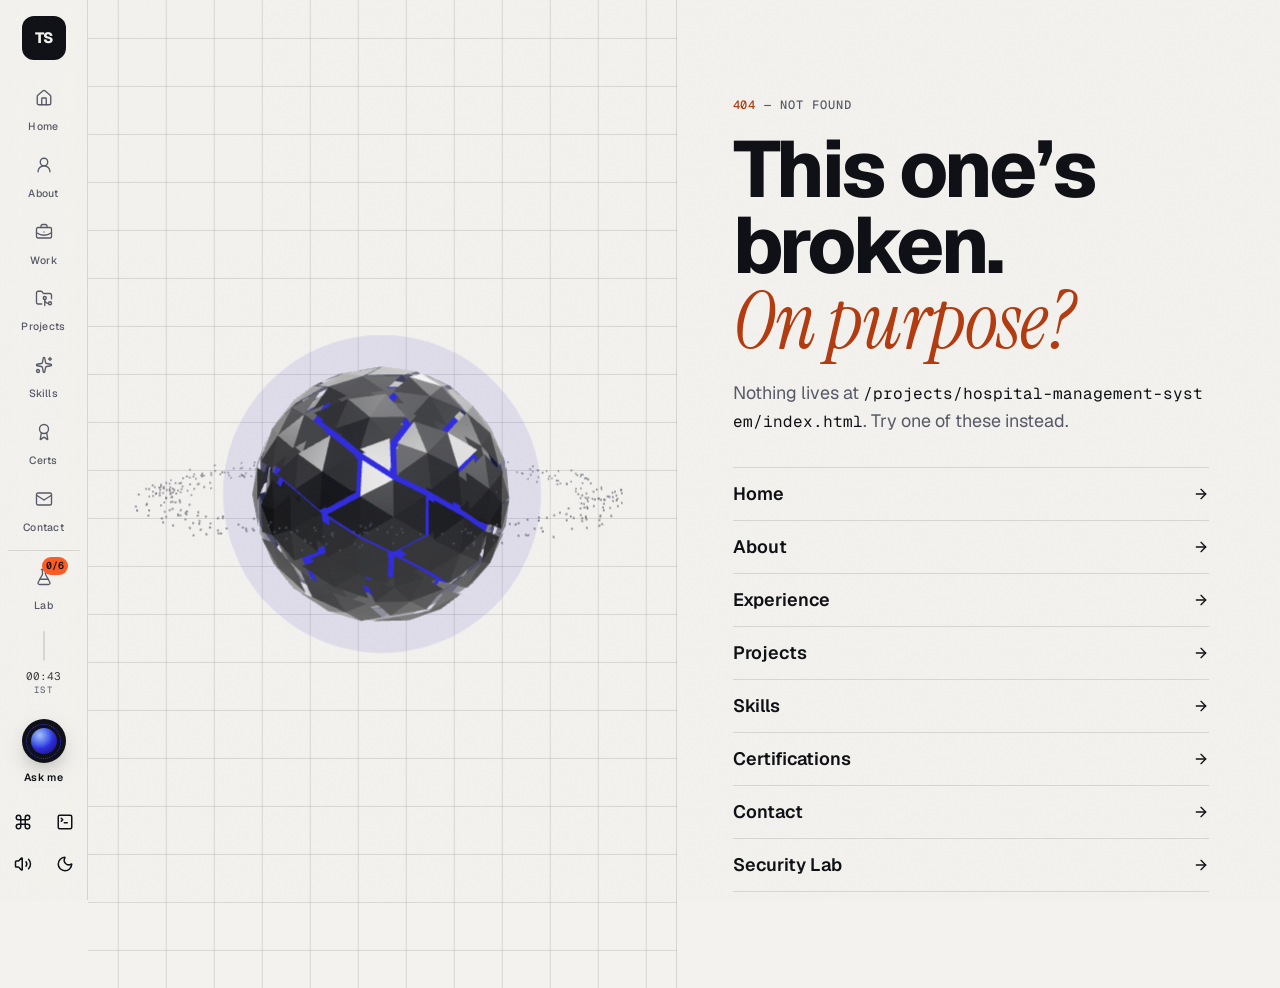
<file: projects/hospital-management-system/index.html>
<!doctype html>
<html lang="en" data-default-theme="light" data-palette="cobalt">
  <head>
    <meta charset="UTF-8" />
    <meta name="viewport" content="width=device-width, initial-scale=1, viewport-fit=cover" />
    <title>Hospital Management System · Projects · Tanmay Sanghavi | Full-stack developer who builds &amp; breaks</title>
    <meta name="description" content="Tanmay Sanghavi, a Mumbai-based full-stack developer (JavaScript, Node.js, SQL) with a security habit. Projects, experience, skills and a hidden lab." />
    <meta name="theme-color" content="#F3F1EC" />
    <link rel="icon" type="image/svg+xml" href="/favicon.svg" />

    <meta property="og:type" content="website" />
    <meta property="og:title" content="Tanmay Sanghavi | Full-stack developer who builds &amp; breaks" />
    <meta property="og:description" content="Tanmay Sanghavi, a Mumbai-based full-stack developer (JavaScript, Node.js, SQL) with a security habit. Projects, experience, skills and a hidden lab." />
    <meta property="og:image" content="https://www.tanmaysanghavi.indevs.in/og-card.png" />
    <meta name="twitter:card" content="summary_large_image" />
    <meta name="twitter:title" content="Tanmay Sanghavi | Full-stack developer who builds &amp; breaks" />
    <meta name="twitter:image" content="https://www.tanmaysanghavi.indevs.in/og-card.png" />

    <!-- Sets data-theme before first paint (external file: the CSP forbids inline scripts). -->
    <script src="/theme-init.js"></script>

    <style>html{color:#111216;background:#f3f1ec}html[data-theme=dark]{color:#edebe5;background:#0b0c10}html[data-palette=cobalt]{color:#0d0e13;background:#f4f2ee}html[data-palette=cobalt][data-theme=dark]{color:#f2f0ea;background:#07080c}html[data-palette=signal]{color:#0e1412;background:#f1f3f0}html[data-palette=signal][data-theme=dark]{color:#e7f0ec;background:#060a09}#boot{background:inherit;z-index:100;letter-spacing:.08em;text-transform:uppercase;place-items:center;font:500 13px/1.6 Geist Mono Variable,ui-monospace,monospace;transition:opacity .45s;display:grid;position:fixed;inset:0}#boot i{border:2px solid;border-radius:4px;width:44px;height:44px;margin:0 auto 14px;animation:1.1s cubic-bezier(.6,0,.3,1) infinite bt;display:block}@keyframes bt{50%{border-radius:50%;transform:rotate(90deg)scale(.7)}}@media (prefers-reduced-motion:reduce){#boot i{animation:none}}</style>
    <script type="module" crossorigin src="/assets/index-CiQ3wUsU.js"></script>
    <link rel="modulepreload" crossorigin href="/assets/rolldown-runtime-hePW80VL.js">
    <link rel="modulepreload" crossorigin href="/assets/react-DQ38WxEg.js">
    <link rel="modulepreload" crossorigin href="/assets/useContent-zsSnEPQb.js">
    <link rel="modulepreload" crossorigin href="/assets/hooks-CHjFdFqN.js">
    <link rel="stylesheet" crossorigin href="/assets/index-CkPJAURE.css">
  <link rel="preload" as="font" type="font/woff2" crossorigin href="/assets/geist-latin-wght-normal-BgDaEnEv.woff2"><link rel="preload" as="font" type="font/woff2" crossorigin href="/assets/geist-mono-latin-wght-normal-XN7g48iV.woff2"><link rel="preload" as="font" type="font/woff2" crossorigin href="/assets/instrument-serif-latin-400-italic-DKMiL14s.woff2"><link rel="modulepreload" crossorigin href="/assets/Projects-u2LPyNI6.js"><link rel="modulepreload" crossorigin href="/assets/ViewLayout-ADnELZwd.js"></head>
  <body>
    <!--
      Well, well. Someone reads page source.
      Flag 2: FLAG{v13w_s0urc3_1s_4_sup3rp0w3r}
      Submit it in the Security Lab (/lab), or open the terminal (press `) and run: submit FLAG{...}
    -->
    <div id="boot" role="status" aria-live="polite"><div><i></i>Loading portfolio</div></div>
    <div id="root"></div>
    <noscript>
      <p style="font-family:sans-serif;padding:2rem;max-width:40rem">Tanmay Sanghavi, full-stack developer in Mumbai. Email: tanmaysanghvi9@gmail.com. This site needs JavaScript for its 3D views, but that email works without it.</p>
    </noscript>
  </body>
</html>
</file>
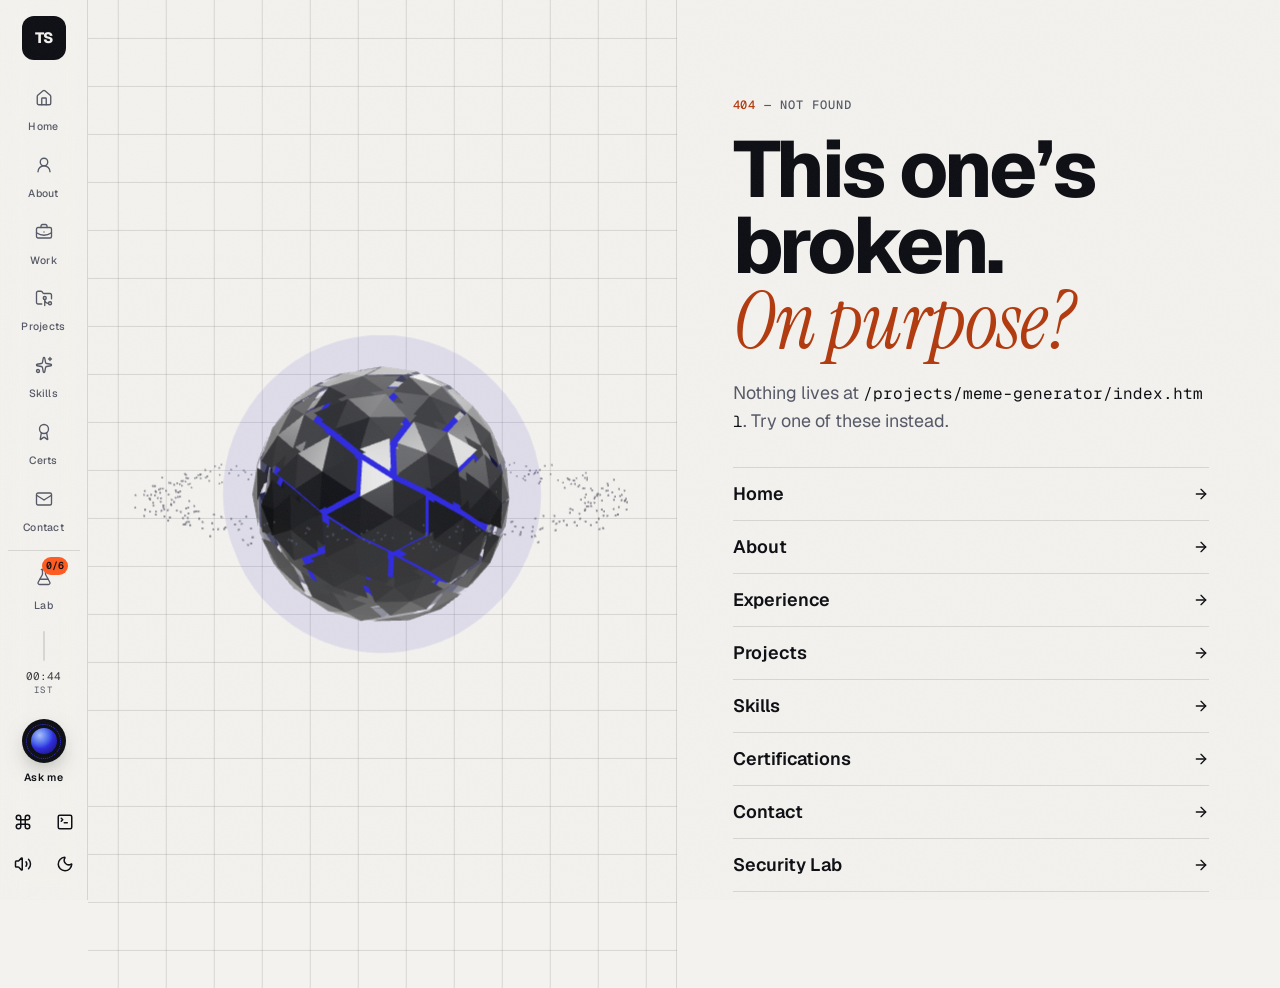
<file: projects/meme-generator/index.html>
<!doctype html>
<html lang="en" data-default-theme="light" data-palette="cobalt">
  <head>
    <meta charset="UTF-8" />
    <meta name="viewport" content="width=device-width, initial-scale=1, viewport-fit=cover" />
    <title>Meme Generator · Projects · Tanmay Sanghavi | Full-stack developer who builds &amp; breaks</title>
    <meta name="description" content="Tanmay Sanghavi, a Mumbai-based full-stack developer (JavaScript, Node.js, SQL) with a security habit. Projects, experience, skills and a hidden lab." />
    <meta name="theme-color" content="#F3F1EC" />
    <link rel="icon" type="image/svg+xml" href="/favicon.svg" />

    <meta property="og:type" content="website" />
    <meta property="og:title" content="Tanmay Sanghavi | Full-stack developer who builds &amp; breaks" />
    <meta property="og:description" content="Tanmay Sanghavi, a Mumbai-based full-stack developer (JavaScript, Node.js, SQL) with a security habit. Projects, experience, skills and a hidden lab." />
    <meta property="og:image" content="https://www.tanmaysanghavi.indevs.in/og-card.png" />
    <meta name="twitter:card" content="summary_large_image" />
    <meta name="twitter:title" content="Tanmay Sanghavi | Full-stack developer who builds &amp; breaks" />
    <meta name="twitter:image" content="https://www.tanmaysanghavi.indevs.in/og-card.png" />

    <!-- Sets data-theme before first paint (external file: the CSP forbids inline scripts). -->
    <script src="/theme-init.js"></script>

    <style>html{color:#111216;background:#f3f1ec}html[data-theme=dark]{color:#edebe5;background:#0b0c10}html[data-palette=cobalt]{color:#0d0e13;background:#f4f2ee}html[data-palette=cobalt][data-theme=dark]{color:#f2f0ea;background:#07080c}html[data-palette=signal]{color:#0e1412;background:#f1f3f0}html[data-palette=signal][data-theme=dark]{color:#e7f0ec;background:#060a09}#boot{background:inherit;z-index:100;letter-spacing:.08em;text-transform:uppercase;place-items:center;font:500 13px/1.6 Geist Mono Variable,ui-monospace,monospace;transition:opacity .45s;display:grid;position:fixed;inset:0}#boot i{border:2px solid;border-radius:4px;width:44px;height:44px;margin:0 auto 14px;animation:1.1s cubic-bezier(.6,0,.3,1) infinite bt;display:block}@keyframes bt{50%{border-radius:50%;transform:rotate(90deg)scale(.7)}}@media (prefers-reduced-motion:reduce){#boot i{animation:none}}</style>
    <script type="module" crossorigin src="/assets/index-CiQ3wUsU.js"></script>
    <link rel="modulepreload" crossorigin href="/assets/rolldown-runtime-hePW80VL.js">
    <link rel="modulepreload" crossorigin href="/assets/react-DQ38WxEg.js">
    <link rel="modulepreload" crossorigin href="/assets/useContent-zsSnEPQb.js">
    <link rel="modulepreload" crossorigin href="/assets/hooks-CHjFdFqN.js">
    <link rel="stylesheet" crossorigin href="/assets/index-CkPJAURE.css">
  <link rel="preload" as="font" type="font/woff2" crossorigin href="/assets/geist-latin-wght-normal-BgDaEnEv.woff2"><link rel="preload" as="font" type="font/woff2" crossorigin href="/assets/geist-mono-latin-wght-normal-XN7g48iV.woff2"><link rel="preload" as="font" type="font/woff2" crossorigin href="/assets/instrument-serif-latin-400-italic-DKMiL14s.woff2"><link rel="modulepreload" crossorigin href="/assets/Projects-u2LPyNI6.js"><link rel="modulepreload" crossorigin href="/assets/ViewLayout-ADnELZwd.js"></head>
  <body>
    <!--
      Well, well. Someone reads page source.
      Flag 2: FLAG{v13w_s0urc3_1s_4_sup3rp0w3r}
      Submit it in the Security Lab (/lab), or open the terminal (press `) and run: submit FLAG{...}
    -->
    <div id="boot" role="status" aria-live="polite"><div><i></i>Loading portfolio</div></div>
    <div id="root"></div>
    <noscript>
      <p style="font-family:sans-serif;padding:2rem;max-width:40rem">Tanmay Sanghavi, full-stack developer in Mumbai. Email: tanmaysanghvi9@gmail.com. This site needs JavaScript for its 3D views, but that email works without it.</p>
    </noscript>
  </body>
</html>
</file>
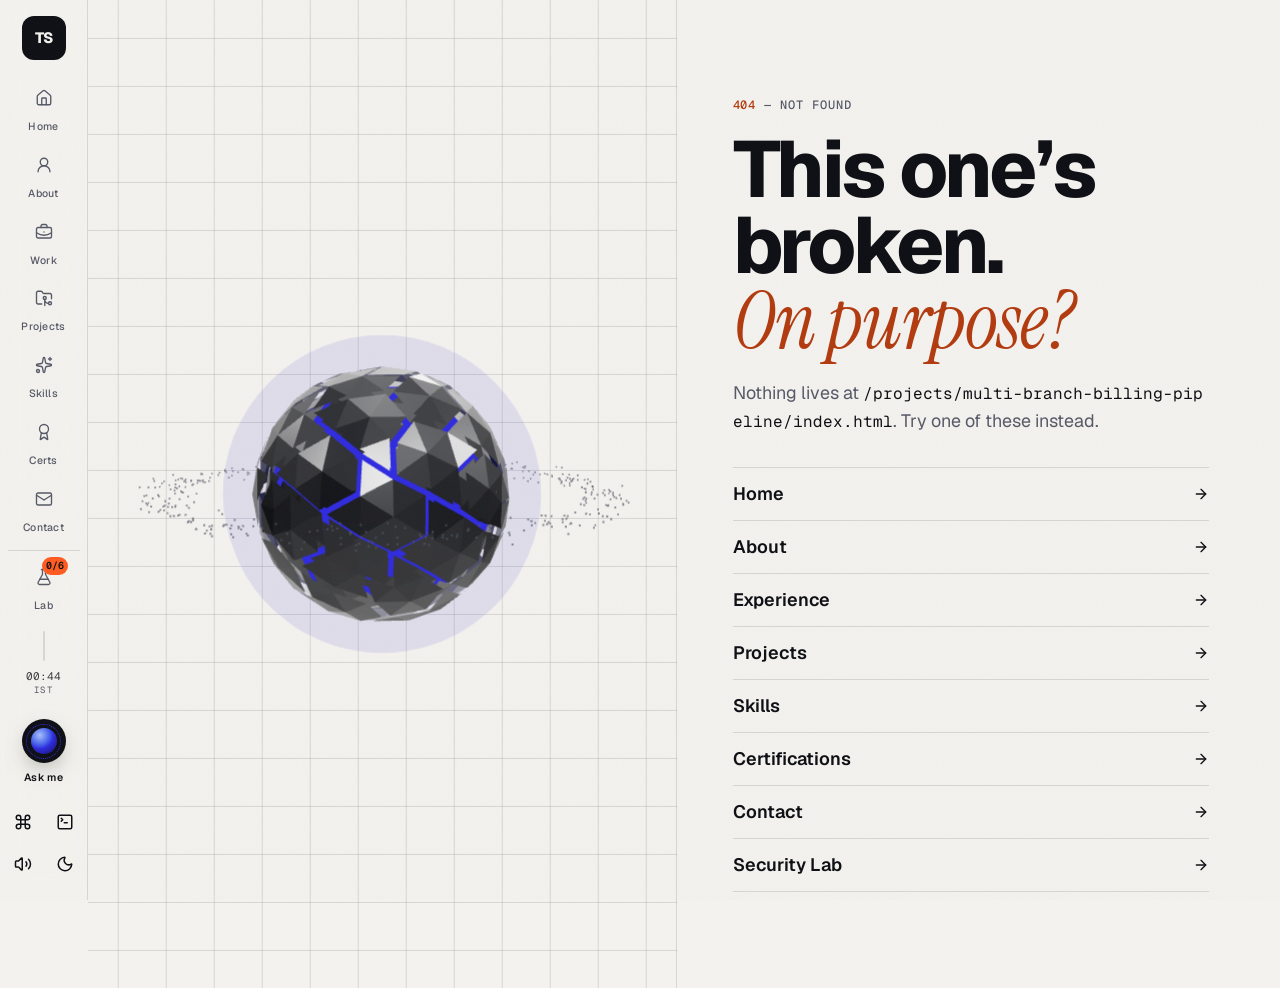
<file: projects/multi-branch-billing-pipeline/index.html>
<!doctype html>
<html lang="en" data-default-theme="light" data-palette="cobalt">
  <head>
    <meta charset="UTF-8" />
    <meta name="viewport" content="width=device-width, initial-scale=1, viewport-fit=cover" />
    <title>Multi-Branch Billing Pipeline · Projects · Tanmay Sanghavi | Full-stack developer who builds &amp; breaks</title>
    <meta name="description" content="Tanmay Sanghavi, a Mumbai-based full-stack developer (JavaScript, Node.js, SQL) with a security habit. Projects, experience, skills and a hidden lab." />
    <meta name="theme-color" content="#F3F1EC" />
    <link rel="icon" type="image/svg+xml" href="/favicon.svg" />

    <meta property="og:type" content="website" />
    <meta property="og:title" content="Tanmay Sanghavi | Full-stack developer who builds &amp; breaks" />
    <meta property="og:description" content="Tanmay Sanghavi, a Mumbai-based full-stack developer (JavaScript, Node.js, SQL) with a security habit. Projects, experience, skills and a hidden lab." />
    <meta property="og:image" content="https://www.tanmaysanghavi.indevs.in/og-card.png" />
    <meta name="twitter:card" content="summary_large_image" />
    <meta name="twitter:title" content="Tanmay Sanghavi | Full-stack developer who builds &amp; breaks" />
    <meta name="twitter:image" content="https://www.tanmaysanghavi.indevs.in/og-card.png" />

    <!-- Sets data-theme before first paint (external file: the CSP forbids inline scripts). -->
    <script src="/theme-init.js"></script>

    <style>html{color:#111216;background:#f3f1ec}html[data-theme=dark]{color:#edebe5;background:#0b0c10}html[data-palette=cobalt]{color:#0d0e13;background:#f4f2ee}html[data-palette=cobalt][data-theme=dark]{color:#f2f0ea;background:#07080c}html[data-palette=signal]{color:#0e1412;background:#f1f3f0}html[data-palette=signal][data-theme=dark]{color:#e7f0ec;background:#060a09}#boot{background:inherit;z-index:100;letter-spacing:.08em;text-transform:uppercase;place-items:center;font:500 13px/1.6 Geist Mono Variable,ui-monospace,monospace;transition:opacity .45s;display:grid;position:fixed;inset:0}#boot i{border:2px solid;border-radius:4px;width:44px;height:44px;margin:0 auto 14px;animation:1.1s cubic-bezier(.6,0,.3,1) infinite bt;display:block}@keyframes bt{50%{border-radius:50%;transform:rotate(90deg)scale(.7)}}@media (prefers-reduced-motion:reduce){#boot i{animation:none}}</style>
    <script type="module" crossorigin src="/assets/index-CiQ3wUsU.js"></script>
    <link rel="modulepreload" crossorigin href="/assets/rolldown-runtime-hePW80VL.js">
    <link rel="modulepreload" crossorigin href="/assets/react-DQ38WxEg.js">
    <link rel="modulepreload" crossorigin href="/assets/useContent-zsSnEPQb.js">
    <link rel="modulepreload" crossorigin href="/assets/hooks-CHjFdFqN.js">
    <link rel="stylesheet" crossorigin href="/assets/index-CkPJAURE.css">
  <link rel="preload" as="font" type="font/woff2" crossorigin href="/assets/geist-latin-wght-normal-BgDaEnEv.woff2"><link rel="preload" as="font" type="font/woff2" crossorigin href="/assets/geist-mono-latin-wght-normal-XN7g48iV.woff2"><link rel="preload" as="font" type="font/woff2" crossorigin href="/assets/instrument-serif-latin-400-italic-DKMiL14s.woff2"><link rel="modulepreload" crossorigin href="/assets/Projects-u2LPyNI6.js"><link rel="modulepreload" crossorigin href="/assets/ViewLayout-ADnELZwd.js"></head>
  <body>
    <!--
      Well, well. Someone reads page source.
      Flag 2: FLAG{v13w_s0urc3_1s_4_sup3rp0w3r}
      Submit it in the Security Lab (/lab), or open the terminal (press `) and run: submit FLAG{...}
    -->
    <div id="boot" role="status" aria-live="polite"><div><i></i>Loading portfolio</div></div>
    <div id="root"></div>
    <noscript>
      <p style="font-family:sans-serif;padding:2rem;max-width:40rem">Tanmay Sanghavi, full-stack developer in Mumbai. Email: tanmaysanghvi9@gmail.com. This site needs JavaScript for its 3D views, but that email works without it.</p>
    </noscript>
  </body>
</html>
</file>
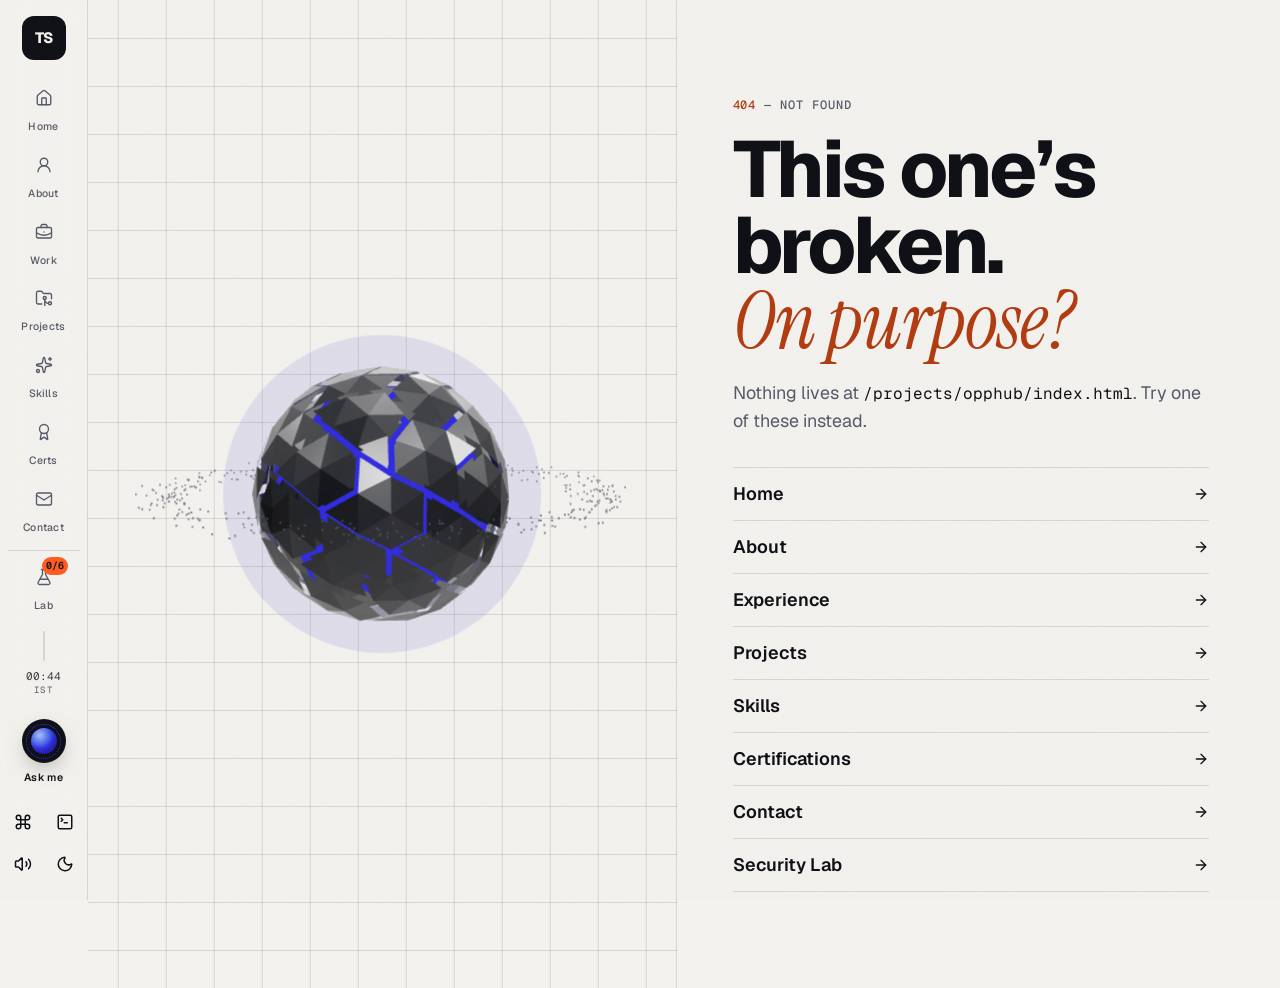
<file: projects/opphub/index.html>
<!doctype html>
<html lang="en" data-default-theme="light" data-palette="cobalt">
  <head>
    <meta charset="UTF-8" />
    <meta name="viewport" content="width=device-width, initial-scale=1, viewport-fit=cover" />
    <title>OppHub · Projects · Tanmay Sanghavi | Full-stack developer who builds &amp; breaks</title>
    <meta name="description" content="Tanmay Sanghavi, a Mumbai-based full-stack developer (JavaScript, Node.js, SQL) with a security habit. Projects, experience, skills and a hidden lab." />
    <meta name="theme-color" content="#F3F1EC" />
    <link rel="icon" type="image/svg+xml" href="/favicon.svg" />

    <meta property="og:type" content="website" />
    <meta property="og:title" content="Tanmay Sanghavi | Full-stack developer who builds &amp; breaks" />
    <meta property="og:description" content="Tanmay Sanghavi, a Mumbai-based full-stack developer (JavaScript, Node.js, SQL) with a security habit. Projects, experience, skills and a hidden lab." />
    <meta property="og:image" content="https://www.tanmaysanghavi.indevs.in/og-card.png" />
    <meta name="twitter:card" content="summary_large_image" />
    <meta name="twitter:title" content="Tanmay Sanghavi | Full-stack developer who builds &amp; breaks" />
    <meta name="twitter:image" content="https://www.tanmaysanghavi.indevs.in/og-card.png" />

    <!-- Sets data-theme before first paint (external file: the CSP forbids inline scripts). -->
    <script src="/theme-init.js"></script>

    <style>html{color:#111216;background:#f3f1ec}html[data-theme=dark]{color:#edebe5;background:#0b0c10}html[data-palette=cobalt]{color:#0d0e13;background:#f4f2ee}html[data-palette=cobalt][data-theme=dark]{color:#f2f0ea;background:#07080c}html[data-palette=signal]{color:#0e1412;background:#f1f3f0}html[data-palette=signal][data-theme=dark]{color:#e7f0ec;background:#060a09}#boot{background:inherit;z-index:100;letter-spacing:.08em;text-transform:uppercase;place-items:center;font:500 13px/1.6 Geist Mono Variable,ui-monospace,monospace;transition:opacity .45s;display:grid;position:fixed;inset:0}#boot i{border:2px solid;border-radius:4px;width:44px;height:44px;margin:0 auto 14px;animation:1.1s cubic-bezier(.6,0,.3,1) infinite bt;display:block}@keyframes bt{50%{border-radius:50%;transform:rotate(90deg)scale(.7)}}@media (prefers-reduced-motion:reduce){#boot i{animation:none}}</style>
    <script type="module" crossorigin src="/assets/index-CiQ3wUsU.js"></script>
    <link rel="modulepreload" crossorigin href="/assets/rolldown-runtime-hePW80VL.js">
    <link rel="modulepreload" crossorigin href="/assets/react-DQ38WxEg.js">
    <link rel="modulepreload" crossorigin href="/assets/useContent-zsSnEPQb.js">
    <link rel="modulepreload" crossorigin href="/assets/hooks-CHjFdFqN.js">
    <link rel="stylesheet" crossorigin href="/assets/index-CkPJAURE.css">
  <link rel="preload" as="font" type="font/woff2" crossorigin href="/assets/geist-latin-wght-normal-BgDaEnEv.woff2"><link rel="preload" as="font" type="font/woff2" crossorigin href="/assets/geist-mono-latin-wght-normal-XN7g48iV.woff2"><link rel="preload" as="font" type="font/woff2" crossorigin href="/assets/instrument-serif-latin-400-italic-DKMiL14s.woff2"><link rel="modulepreload" crossorigin href="/assets/Projects-u2LPyNI6.js"><link rel="modulepreload" crossorigin href="/assets/ViewLayout-ADnELZwd.js"></head>
  <body>
    <!--
      Well, well. Someone reads page source.
      Flag 2: FLAG{v13w_s0urc3_1s_4_sup3rp0w3r}
      Submit it in the Security Lab (/lab), or open the terminal (press `) and run: submit FLAG{...}
    -->
    <div id="boot" role="status" aria-live="polite"><div><i></i>Loading portfolio</div></div>
    <div id="root"></div>
    <noscript>
      <p style="font-family:sans-serif;padding:2rem;max-width:40rem">Tanmay Sanghavi, full-stack developer in Mumbai. Email: tanmaysanghvi9@gmail.com. This site needs JavaScript for its 3D views, but that email works without it.</p>
    </noscript>
  </body>
</html>
</file>
<file: assets/index-CkPJAURE.css>
@font-face{font-family:Geist Variable;font-style:normal;font-display:swap;font-weight:100 900;src:url(/assets/geist-cyrillic-ext-wght-normal-DjL33-gN.woff2)format("woff2-variations");unicode-range:U+460-52F,U+1C80-1C8A,U+20B4,U+2DE0-2DFF,U+A640-A69F,U+FE2E-FE2F}@font-face{font-family:Geist Variable;font-style:normal;font-display:swap;font-weight:100 900;src:url(/assets/geist-cyrillic-wght-normal-BEAKL7Jp.woff2)format("woff2-variations");unicode-range:U+301,U+400-45F,U+490-491,U+4B0-4B1,U+2116}@font-face{font-family:Geist Variable;font-style:normal;font-display:swap;font-weight:100 900;src:url(/assets/geist-vietnamese-wght-normal-6IgcOCM7.woff2)format("woff2-variations");unicode-range:U+102-103,U+110-111,U+128-129,U+168-169,U+1A0-1A1,U+1AF-1B0,U+300-301,U+303-304,U+308-309,U+323,U+329,U+1EA0-1EF9,U+20AB}@font-face{font-family:Geist Variable;font-style:normal;font-display:swap;font-weight:100 900;src:url(/assets/geist-latin-ext-wght-normal-DC-KSUi6.woff2)format("woff2-variations");unicode-range:U+100-2BA,U+2BD-2C5,U+2C7-2CC,U+2CE-2D7,U+2DD-2FF,U+304,U+308,U+329,U+1D00-1DBF,U+1E00-1E9F,U+1EF2-1EFF,U+2020,U+20A0-20AB,U+20AD-20C0,U+2113,U+2C60-2C7F,U+A720-A7FF}@font-face{font-family:Geist Variable;font-style:normal;font-display:swap;font-weight:100 900;src:url(/assets/geist-latin-wght-normal-BgDaEnEv.woff2)format("woff2-variations");unicode-range:U+??,U+131,U+152-153,U+2BB-2BC,U+2C6,U+2DA,U+2DC,U+304,U+308,U+329,U+2000-206F,U+20AC,U+2122,U+2191,U+2193,U+2212,U+2215,U+FEFF,U+FFFD}@font-face{font-family:Geist Mono Variable;font-style:normal;font-display:swap;font-weight:100 900;src:url(/assets/geist-mono-cyrillic-ext-wght-normal-X_5orZeX.woff2)format("woff2-variations");unicode-range:U+460-52F,U+1C80-1C8A,U+20B4,U+2DE0-2DFF,U+A640-A69F,U+FE2E-FE2F}@font-face{font-family:Geist Mono Variable;font-style:normal;font-display:swap;font-weight:100 900;src:url(/assets/geist-mono-cyrillic-wght-normal-DiZS0aHC.woff2)format("woff2-variations");unicode-range:U+301,U+400-45F,U+490-491,U+4B0-4B1,U+2116}@font-face{font-family:Geist Mono Variable;font-style:normal;font-display:swap;font-weight:100 900;src:url(/assets/geist-mono-symbols2-wght-normal-CO5SzqOn.woff2)format("woff2-variations");unicode-range:U+2000-2001,U+2004-2008,U+200A,U+23B8-23BD,U+2500-259F}@font-face{font-family:Geist Mono Variable;font-style:normal;font-display:swap;font-weight:100 900;src:url(/assets/geist-mono-vietnamese-wght-normal-DadHysG0.woff2)format("woff2-variations");unicode-range:U+102-103,U+110-111,U+128-129,U+168-169,U+1A0-1A1,U+1AF-1B0,U+300-301,U+303-304,U+308-309,U+323,U+329,U+1EA0-1EF9,U+20AB}@font-face{font-family:Geist Mono Variable;font-style:normal;font-display:swap;font-weight:100 900;src:url(/assets/geist-mono-latin-ext-wght-normal-Bwz-egvJ.woff2)format("woff2-variations");unicode-range:U+100-2BA,U+2BD-2C5,U+2C7-2CC,U+2CE-2D7,U+2DD-2FF,U+304,U+308,U+329,U+1D00-1DBF,U+1E00-1E9F,U+1EF2-1EFF,U+2020,U+20A0-20AB,U+20AD-20C0,U+2113,U+2C60-2C7F,U+A720-A7FF}@font-face{font-family:Geist Mono Variable;font-style:normal;font-display:swap;font-weight:100 900;src:url(/assets/geist-mono-latin-wght-normal-XN7g48iV.woff2)format("woff2-variations");unicode-range:U+??,U+131,U+152-153,U+2BB-2BC,U+2C6,U+2DA,U+2DC,U+304,U+308,U+329,U+2000-206F,U+20AC,U+2122,U+2191,U+2193,U+2212,U+2215,U+FEFF,U+FFFD}@font-face{font-family:Instrument Serif;font-style:normal;font-display:swap;font-weight:400;src:url(/assets/instrument-serif-latin-400-normal-DnYpCC2O.woff2)format("woff2"),url(/assets/instrument-serif-latin-400-normal-BVbkICAY.woff)format("woff")}@font-face{font-family:Instrument Serif;font-style:italic;font-display:swap;font-weight:400;src:url(/assets/instrument-serif-latin-400-italic-DKMiL14s.woff2)format("woff2"),url(/assets/instrument-serif-latin-400-italic-u__WvvIK.woff)format("woff")}@layer properties{@supports (((-webkit-hyphens:none)) and (not (margin-trim:inline))) or ((-moz-orient:inline) and (not (color:rgb(from red r g b)))){*,:before,:after,::backdrop{--tw-translate-x:0;--tw-translate-y:0;--tw-translate-z:0;--tw-scale-x:1;--tw-scale-y:1;--tw-scale-z:1;--tw-rotate-x:initial;--tw-rotate-y:initial;--tw-rotate-z:initial;--tw-skew-x:initial;--tw-skew-y:initial;--tw-space-y-reverse:0;--tw-border-style:solid;--tw-gradient-position:initial;--tw-gradient-from:#0000;--tw-gradient-via:#0000;--tw-gradient-to:#0000;--tw-gradient-stops:initial;--tw-gradient-via-stops:initial;--tw-gradient-from-position:0%;--tw-gradient-via-position:50%;--tw-gradient-to-position:100%;--tw-leading:initial;--tw-font-weight:initial;--tw-tracking:initial;--tw-ordinal:initial;--tw-slashed-zero:initial;--tw-numeric-figure:initial;--tw-numeric-spacing:initial;--tw-numeric-fraction:initial;--tw-shadow:0 0 #0000;--tw-shadow-color:initial;--tw-shadow-alpha:100%;--tw-inset-shadow:0 0 #0000;--tw-inset-shadow-color:initial;--tw-inset-shadow-alpha:100%;--tw-ring-color:initial;--tw-ring-shadow:0 0 #0000;--tw-inset-ring-color:initial;--tw-inset-ring-shadow:0 0 #0000;--tw-ring-inset:initial;--tw-ring-offset-width:0px;--tw-ring-offset-color:#fff;--tw-ring-offset-shadow:0 0 #0000;--tw-outline-style:solid;--tw-blur:initial;--tw-brightness:initial;--tw-contrast:initial;--tw-grayscale:initial;--tw-hue-rotate:initial;--tw-invert:initial;--tw-opacity:initial;--tw-saturate:initial;--tw-sepia:initial;--tw-drop-shadow:initial;--tw-drop-shadow-color:initial;--tw-drop-shadow-alpha:100%;--tw-drop-shadow-size:initial;--tw-backdrop-blur:initial;--tw-backdrop-brightness:initial;--tw-backdrop-contrast:initial;--tw-backdrop-grayscale:initial;--tw-backdrop-hue-rotate:initial;--tw-backdrop-invert:initial;--tw-backdrop-opacity:initial;--tw-backdrop-saturate:initial;--tw-backdrop-sepia:initial;--tw-duration:initial;--tw-ease:initial}}}@layer theme{:root,:host{--font-sans:"Geist Variable", "Geist", ui-sans-serif, system-ui, -apple-system, "Segoe UI", sans-serif;--font-serif:"Instrument Serif", ui-serif, Georgia, serif;--font-mono:"Geist Mono Variable", "Geist Mono", ui-monospace, SFMono-Regular, Menlo, Consolas, monospace;--color-black:#000;--color-white:#fff;--spacing:.25rem;--container-xl:36rem;--text-xs:.75rem;--text-xs--line-height:calc(1 / .75);--text-sm:.875rem;--text-sm--line-height:calc(1.25 / .875);--text-base:1rem;--text-base--line-height:calc(1.5 / 1);--text-lg:1.125rem;--text-lg--line-height:calc(1.75 / 1.125);--text-xl:1.25rem;--text-xl--line-height:calc(1.75 / 1.25);--text-2xl:1.5rem;--text-2xl--line-height:calc(2 / 1.5);--text-3xl:1.875rem;--text-3xl--line-height:calc(2.25 / 1.875);--text-4xl:2.25rem;--text-4xl--line-height:calc(2.5 / 2.25);--text-5xl:3rem;--text-5xl--line-height:1;--font-weight-normal:400;--font-weight-medium:500;--font-weight-semibold:600;--font-weight-bold:700;--font-weight-extrabold:800;--tracking-tight:-.025em;--tracking-normal:0em;--tracking-wide:.025em;--leading-tight:1.25;--leading-snug:1.375;--leading-relaxed:1.625;--radius-md:.375rem;--radius-lg:.5rem;--radius-xl:.75rem;--radius-2xl:1rem;--radius-3xl:1.5rem;--ease-out:cubic-bezier(0, 0, .2, 1);--animate-bounce:bounce 1s infinite;--blur-sm:8px;--blur-md:12px;--default-transition-duration:.15s;--default-transition-timing-function:cubic-bezier(.4, 0, .2, 1);--default-font-family:var(--font-sans);--default-mono-font-family:var(--font-mono);--ease-out-expo:cubic-bezier(.16, 1, .3, 1)}}@layer base{*,:after,:before,::backdrop{box-sizing:border-box;border:0 solid;margin:0;padding:0}::file-selector-button{box-sizing:border-box;border:0 solid;margin:0;padding:0}html,:host{-webkit-text-size-adjust:100%;tab-size:4;line-height:1.5;font-family:var(--default-font-family,-apple-system, BlinkMacSystemFont, "Segoe UI", Roboto, "Helvetica Neue", "Noto Sans", Arial, sans-serif, "Apple Color Emoji", "Segoe UI Emoji", "Segoe UI Symbol", "Noto Color Emoji");font-feature-settings:var(--default-font-feature-settings,normal);font-variation-settings:var(--default-font-variation-settings,normal);-webkit-tap-highlight-color:transparent}hr{height:0;color:inherit;border-top-width:1px}abbr:where([title]){-webkit-text-decoration:underline dotted;text-decoration:underline dotted}h1,h2,h3,h4,h5,h6{font-size:inherit;font-weight:inherit}a{color:inherit;-webkit-text-decoration:inherit;-webkit-text-decoration:inherit;-webkit-text-decoration:inherit;-webkit-text-decoration:inherit;text-decoration:inherit}b,strong{font-weight:bolder}code,kbd,samp,pre{font-family:var(--default-mono-font-family,ui-monospace, SFMono-Regular, Menlo, Monaco, Consolas, "Liberation Mono", "Courier New", monospace);font-feature-settings:var(--default-mono-font-feature-settings,normal);font-variation-settings:var(--default-mono-font-variation-settings,normal);font-size:1em}small{font-size:80%}sub,sup{vertical-align:baseline;font-size:75%;line-height:0;position:relative}sub{bottom:-.25em}sup{top:-.5em}table{text-indent:0;border-color:inherit;border-collapse:collapse}:-moz-focusring:where(:not(iframe)){outline:auto}progress{vertical-align:baseline}summary{display:list-item}ol,ul,menu{list-style:none}img,svg,video,canvas,audio,iframe,embed,object{vertical-align:middle;display:block}img,video{max-width:100%;height:auto}button,input,select,optgroup,textarea{font:inherit;font-feature-settings:inherit;font-variation-settings:inherit;letter-spacing:inherit;color:inherit;opacity:1;background-color:#0000;border-radius:0}::file-selector-button{font:inherit;font-feature-settings:inherit;font-variation-settings:inherit;letter-spacing:inherit;color:inherit;opacity:1;background-color:#0000;border-radius:0}:where(select:is([multiple],[size])) optgroup{font-weight:bolder}:where(select:is([multiple],[size])) optgroup option{padding-inline-start:20px}::file-selector-button{margin-inline-end:4px}::placeholder{opacity:1}@supports (not ((-webkit-appearance:-apple-pay-button))) or (contain-intrinsic-size:1px){::placeholder{color:currentColor}@supports (color:color-mix(in lab, red, red)){::placeholder{color:color-mix(in oklab, currentcolor 50%, transparent)}}}textarea{resize:vertical}::-webkit-search-decoration{-webkit-appearance:none}::-webkit-date-and-time-value{min-height:1lh;text-align:inherit}::-webkit-datetime-edit{display:inline-flex}::-webkit-datetime-edit-fields-wrapper{padding:0}::-webkit-datetime-edit{padding-block:0}::-webkit-datetime-edit-year-field{padding-block:0}::-webkit-datetime-edit-month-field{padding-block:0}::-webkit-datetime-edit-day-field{padding-block:0}::-webkit-datetime-edit-hour-field{padding-block:0}::-webkit-datetime-edit-minute-field{padding-block:0}::-webkit-datetime-edit-second-field{padding-block:0}::-webkit-datetime-edit-millisecond-field{padding-block:0}::-webkit-datetime-edit-meridiem-field{padding-block:0}::-webkit-calendar-picker-indicator{line-height:1}:-moz-ui-invalid{box-shadow:none}button,input:where([type=button],[type=reset],[type=submit]){appearance:button}::file-selector-button{appearance:button}::-webkit-inner-spin-button{height:auto}::-webkit-outer-spin-button{height:auto}[hidden]:where(:not([hidden=until-found])){display:none!important}html{-webkit-text-size-adjust:100%;scrollbar-gutter:stable}@media (width>=2200px){html{font-size:112.5%}}@media (width>=2500px){html{font-size:125%}}body{background:var(--bg);color:var(--ink);font-family:var(--font-sans);-webkit-font-smoothing:antialiased;-moz-osx-font-smoothing:grayscale;text-rendering:optimizelegibility;margin:0;font-size:1rem;line-height:1.6;overflow-x:clip}::selection{background:var(--build);color:var(--on-build)}:focus-visible{outline:2px solid var(--build);outline-offset:3px;border-radius:6px}a{color:inherit}img{max-width:100%}h1,h2,h3{text-wrap:balance}p{text-wrap:pretty}}@layer components{.kicker{font-family:var(--font-mono);letter-spacing:.08em;text-transform:uppercase;color:var(--muted);font-size:12px;font-weight:500}.display{letter-spacing:-.045em;font-weight:800;line-height:.9}.serif-accent{font-family:var(--font-serif);letter-spacing:-.01em;font-style:italic;font-weight:400}.view-title{letter-spacing:-.04em;margin:0;font-size:clamp(2.6rem,6.2vw,5.6rem);font-weight:750;line-height:.95}.view-title:focus{outline:none}.lede{color:var(--muted);max-width:60ch;font-size:clamp(1.05rem,1.4vw,1.25rem);line-height:1.55}.t-build{color:var(--build-ink)}.t-break{color:var(--break-ink)}.prose-rich p{margin:0 0 1em}.prose-rich p:last-child{margin-bottom:0}.prose-rich a{color:var(--build-ink);text-underline-offset:3px;font-weight:600;text-decoration:underline;text-decoration-thickness:1.5px}.link{color:inherit;transition:background-size .35s var(--ease-out-expo);background:linear-gradient(currentColor,currentColor) 0 100%/0 1.5px no-repeat;text-decoration:none}.link:hover,.link:focus-visible{background-size:100% 1.5px}.btn{--b:var(--rule-strong);border:1.5px solid var(--b);min-height:44px;color:var(--ink);font:600 14px/1 var(--font-sans);letter-spacing:-.005em;cursor:pointer;white-space:nowrap;isolation:isolate;transition:transform .4s var(--ease-out-expo), border-color .2s, color .2s, background-color .2s;background:0 0;border-radius:999px;justify-content:center;align-items:center;gap:.55rem;padding:.6rem 1.1rem;text-decoration:none;display:inline-flex;position:relative;overflow:hidden}.btn:before{content:"";z-index:-1;background:var(--ink);border-radius:inherit;transition:transform .45s var(--ease-out-expo);position:absolute;inset:0;transform:translateY(101%)}.btn:hover{--b:var(--ink);color:var(--bg)}.btn:hover:before{transform:translateY(0)}.btn:active{transform:scale(.97)}.btn:disabled{opacity:.55;cursor:not-allowed}.btn-primary{background:var(--build);border-color:var(--build);color:var(--on-build)}.btn-primary:hover{color:var(--bg)}.btn-break{background:var(--break);border-color:var(--break);color:var(--on-break)}.btn-sm{min-height:36px;padding:.45rem .85rem;font-size:13px}.btn-icon{width:44px;padding:0}.btn-sm.btn-icon{width:36px}.icon-btn{width:40px;height:40px;color:var(--ink);cursor:pointer;transition:background-color .2s, color .2s, transform .3s var(--ease-out-expo);background:0 0;border:0;border-radius:12px;place-items:center;display:inline-grid}.icon-btn:hover{background:var(--surface-2)}.icon-btn:active{transform:scale(.92)}.chip{font:500 12px/1 var(--font-mono);border:1px solid var(--rule-strong);color:var(--ink);white-space:nowrap;background:0 0;border-radius:999px;align-items:center;gap:.4rem;padding:.45rem .7rem;display:inline-flex}.chip-build{border-color:var(--build)}@supports (color:color-mix(in lab, red, red)){.chip-build{border-color:color-mix(in oklab, var(--build) 55%, transparent)}}.chip-build{color:var(--build-ink);background:var(--build)}@supports (color:color-mix(in lab, red, red)){.chip-build{background:color-mix(in oklab, var(--build) 9%, transparent)}}.chip-break{border-color:var(--break)}@supports (color:color-mix(in lab, red, red)){.chip-break{border-color:color-mix(in oklab, var(--break) 60%, transparent)}}.chip-break{color:var(--break-ink);background:var(--break)}@supports (color:color-mix(in lab, red, red)){.chip-break{background:color-mix(in oklab, var(--break) 10%, transparent)}}.chip-bridge{border-color:var(--ink)}.dot{background:currentColor;border-radius:50%;flex-shrink:0;width:8px;height:8px;display:inline-block}.live-dot{background:var(--break);border-radius:50%;width:8px;height:8px;display:inline-block;position:relative}.live-dot:after{content:"";border:1.5px solid var(--break);border-radius:50%;animation:1.8s ease-out infinite livepulse;position:absolute;inset:-4px}@keyframes livepulse{0%{opacity:1;transform:scale(.5)}to{opacity:0;transform:scale(1.6)}}.meter{gap:3px;display:inline-flex}.meter i{background:var(--rule-strong);border-radius:2px;width:14px;height:4px}.meter i.on{background:currentColor}.card{background:var(--surface);border:1px solid var(--rule);box-shadow:var(--shadow);border-radius:20px}.card-flat{background:var(--surface);border:1px solid var(--rule);border-radius:20px}.hairline{border-color:var(--rule)}.index-num{font:500 12px/1 var(--font-mono);color:var(--muted);font-variant-numeric:tabular-nums}.select-row{text-align:left;border:0;border-top:1px solid var(--rule);width:100%;color:inherit;cursor:pointer;font:inherit;transition:padding .35s var(--ease-out-expo), background-color .2s;background:0 0;padding:1rem .25rem;display:grid;position:relative}.select-row:hover,.select-row[aria-current=true],.select-row[aria-pressed=true]{background:var(--surface-2);padding-left:.9rem}@supports (color:color-mix(in lab, red, red)){.select-row:hover,.select-row[aria-current=true],.select-row[aria-pressed=true]{background:color-mix(in oklab, var(--surface-2) 55%, transparent)}}.select-row:before{content:"";background:var(--build);transform-origin:top;width:3px;transition:transform .35s var(--ease-out-expo);position:absolute;top:0;bottom:0;left:0;transform:scaleY(0)}.select-row[aria-current=true]:before,.select-row[aria-pressed=true]:before{transform:scaleY(1)}.field{background:var(--surface);width:100%;color:var(--ink);border:1.5px solid var(--rule-strong);font:400 16px/1.4 var(--font-sans);border-radius:14px;padding:.8rem 1rem;transition:border-color .2s,box-shadow .2s}.field::placeholder{color:var(--muted);opacity:.8}.field:focus{border-color:var(--build);box-shadow:0 0 0 4px var(--glow);outline:none}.field[aria-invalid=true]{border-color:var(--break)}.field-mono{font-family:var(--font-mono);font-size:14px}.label{font:500 12px/1 var(--font-mono);letter-spacing:.06em;text-transform:uppercase;color:var(--muted);margin-bottom:.55rem;display:block}.err{color:var(--break-ink);margin:.4rem 0 0;font-size:14px}.stage{width:100%;height:100%;position:relative;overflow:hidden}.stage canvas{touch-action:pan-y}.stage-grid{background-image:linear-gradient(var(--rule) 1px, transparent 1px), linear-gradient(90deg, var(--rule) 1px, transparent 1px);background-position:50%;background-size:48px 48px}.stage-label{z-index:2;pointer-events:none;position:absolute;bottom:1rem;left:1rem}.node-label{visibility:hidden;font:500 11px/1 var(--font-mono);background:var(--surface);border-radius:6px;padding:4px 7px}@supports (color:color-mix(in lab, red, red)){.node-label{background:color-mix(in oklab, var(--surface) 88%, transparent)}}.node-label{border:1px solid var(--rule);color:var(--ink);white-space:nowrap;pointer-events:none;transition:opacity .25s}.node-label.is-build{color:var(--build-ink)}.node-label.is-break{color:var(--break-ink)}.node-label.is-hot{background:var(--ink);color:var(--bg);border-color:var(--ink)}.term{color:#e6e4de;font:13.5px/1.65 var(--font-mono);background:#0e1015;border:1px solid #ffffff14;border-radius:18px;box-shadow:0 30px 80px -30px #0009}.term-bar{border-bottom:1px solid #ffffff14;align-items:center;gap:8px;padding:11px 14px;display:flex}.term-bar i{background:#ffffff29;border-radius:50%;width:10px;height:10px;display:block}.term-out{overscroll-behavior:contain;padding:14px 16px 4px;overflow-y:auto}.term-line{white-space:pre-wrap;word-break:break-word}.term-in{align-items:center;gap:8px;padding:6px 16px 14px;display:flex}.term-in input{min-width:0;color:inherit;font:inherit;caret-color:#ff7b4e;background:0 0;border:0;outline:0;flex:1}.c-build{color:#a3abff}.c-break{color:#ff8c63}.c-dim{color:#e6e4de8c}.c-ok{color:#8fe3b0}.puzzle{background:var(--surface-2);border-radius:16px;padding:1.1rem}.tile{cursor:pointer;background:0 0;border:0;border-radius:4px;padding:0;transition:transform .3s cubic-bezier(.3,1.4,.5,1);display:block;overflow:hidden}.shake{animation:.35s shake}@keyframes shake{20%,60%{transform:translate(-6px)}40%,80%{transform:translate(6px)}}.has-cursor,.has-cursor *{cursor:none!important}.has-cursor input,.has-cursor textarea,.has-cursor [contenteditable=true]{cursor:text!important}.cur{pointer-events:none;z-index:9999;position:fixed;top:0;left:0}.cur-dot{background:var(--ink);will-change:transform;border-radius:50%;width:5px;height:5px;margin:-2.5px 0 0 -2.5px;transition:background-color .2s,opacity .2s,width .2s,height .2s,margin .2s}.cur-box{will-change:transform, width, height}.cur-box i{border:0 solid var(--ink);width:9px;height:9px;transition:border-color .25s, width .3s var(--ease-out-expo), height .3s var(--ease-out-expo);position:absolute}.cur-box i:first-child{border-top-width:1.6px;border-left-width:1.6px;top:0;left:0}.cur-box i:nth-child(2){border-top-width:1.6px;border-right-width:1.6px;top:0;right:0}.cur-box i:nth-child(3){border-bottom-width:1.6px;border-left-width:1.6px;bottom:0;left:0}.cur-box i:nth-child(4){border-bottom-width:1.6px;border-right-width:1.6px;bottom:0;right:0}.cur-box.is-hover i{border-color:var(--build);width:11px;height:11px}.cur-box.is-label{background:var(--ink);border-radius:50%}.cur-box.is-label i{opacity:0}.cur-label{font:600 10px/1 var(--font-mono);letter-spacing:.08em;text-transform:uppercase;color:var(--bg);opacity:0;place-items:center;transition:opacity .2s;display:grid;position:absolute;inset:0}.cur-box.is-label .cur-label{opacity:1}.cur-tag{font:500 10.5px/1 var(--font-mono);background:var(--ink);color:var(--bg);white-space:nowrap;opacity:0;border-radius:5px;padding:4px 6px;transition:opacity .2s;transform:translate(0)}.cur-tag.is-on{opacity:.92}.cur-ripple{border:1.5px solid var(--break);width:10px;height:10px;animation:cur-ripple .55s var(--ease-out-expo) forwards;border-radius:50%;margin:-5px 0 0 -5px}@keyframes cur-ripple{0%{transform:var(--at) scale(.6);opacity:1}to{transform:var(--at) scale(5);opacity:0}}.is-text-cursor .cur-dot,.is-text-cursor .cur-box{opacity:0}.cursor-hidden .cur{opacity:0!important}.grain{pointer-events:none;z-index:60;opacity:var(--grain);contain:strict;background-image:url("data:image/svg+xml;utf8,<svg xmlns='http://www.w3.org/2000/svg' width='160' height='160'><filter id='n'><feTurbulence type='fractalNoise' baseFrequency='.85' numOctaves='3' stitchTiles='stitch'/><feColorMatrix values='0 0 0 0 .5  0 0 0 0 .5  0 0 0 0 .5  0 0 0 .9 0'/></filter><rect width='100%' height='100%' filter='url(%23n)'/></svg>");position:fixed;inset:0;transform:translateZ(0)}.kbd{font:500 11px/1 var(--font-mono);border:1px solid var(--rule-strong);color:var(--muted);border-bottom-width:2px;border-radius:6px;padding:3px 6px}.scroll-x{scrollbar-width:none;-webkit-overflow-scrolling:touch;overflow-x:auto}.scroll-x::-webkit-scrollbar{display:none}.fade-in{animation:fadein .5s var(--ease-out-expo) both}@keyframes fadein{0%{opacity:0;transform:translateY(8px)}to{opacity:1;transform:none}}.marquee{width:max-content;animation:40s linear infinite marquee;display:flex}@keyframes marquee{to{transform:translate(-50%)}}.orb-2d{background:radial-gradient(circle at 34% 28%, var(--build) 0%, var(--build) 52%, var(--build) 100%);border-radius:50%;width:96px;height:96px;display:block;position:relative}@supports (color:color-mix(in lab, red, red)){.orb-2d{background:radial-gradient(circle at 34% 28%, color-mix(in oklab, var(--build) 35%, #fff) 0%, var(--build) 52%, color-mix(in oklab, var(--build) 55%, #000) 100%)}}.orb-2d{box-shadow:0 0 0 1px var(--build), 0 10px 40px -6px var(--build)}@supports (color:color-mix(in lab, red, red)){.orb-2d{box-shadow:0 0 0 1px color-mix(in oklab, var(--build) 40%, transparent), 0 10px 40px -6px var(--build)}}.orb-2d{transition:background .4s;animation:3.4s ease-in-out infinite orb-breathe}.orb-2d i,.orb-2d b{pointer-events:none;border-radius:50%;position:absolute}.orb-2d i{border:2px dotted var(--build);animation:10s linear infinite orb-spin;inset:-20%}.orb-2d b{border:2px dotted var(--break);opacity:.8;animation:14s linear infinite reverse orb-spin;inset:-36%}.orb-thinking{animation-duration:1.1s}.orb-thinking i{animation-duration:1.4s;inset:-12%}.orb-thinking b{animation-duration:1.9s;inset:-24%}.orb-streaming{animation-duration:.9s}.orb-error{background:radial-gradient(circle at 34% 28%, var(--break) 0%, var(--break) 55%, var(--break) 100%)}@supports (color:color-mix(in lab, red, red)){.orb-error{background:radial-gradient(circle at 34% 28%, color-mix(in oklab, var(--break) 35%, #fff) 0%, var(--break) 55%, color-mix(in oklab, var(--break) 55%, #000) 100%)}}.orb-error{box-shadow:0 10px 40px -6px var(--break)}.orb-sm{width:26px;height:26px;box-shadow:none}.orb-sm i{border-width:1.5px;inset:-18%}.orb-sm b{display:none}@keyframes orb-breathe{50%{transform:scale(1.05)}}@keyframes orb-spin{to{transform:rotate(360deg)}}.typing{gap:4px;padding:4px 0;display:inline-flex}.typing span{opacity:.35;background:currentColor;border-radius:50%;width:6px;height:6px;animation:1.2s infinite typing}.typing span:nth-child(2){animation-delay:.15s}.typing span:nth-child(3){animation-delay:.3s}@keyframes typing{30%{opacity:1;transform:translateY(-3px)}}.chat-answer p{margin:0 0 .6em}.chat-answer p:last-child{margin-bottom:0}.chat-answer ul{margin:.2em 0 .6em;padding-left:1.1em}.chat-answer li{margin:.15em 0}.chat-answer a{color:var(--build-ink);text-underline-offset:2px;font-weight:600;text-decoration:underline}}@layer utilities{.pointer-events-auto{pointer-events:auto}.pointer-events-none{pointer-events:none}.invisible{visibility:hidden}.visible{visibility:visible}.sr-only{clip-path:inset(50%);white-space:nowrap;border-width:0;width:1px;height:1px;margin:-1px;padding:0;position:absolute;overflow:hidden}.absolute{position:absolute}.fixed{position:fixed}.relative{position:relative}.static{position:static}.sticky{position:sticky}.inset-0{inset:0}.inset-x-0{inset-inline:0}.inset-x-2{inset-inline:calc(var(--spacing) * 2)}.inset-y-0{inset-block:0}.-top-1{top:calc(var(--spacing) * -1)}.top-0{top:0}.top-1\/2{top:50%}.top-2{top:calc(var(--spacing) * 2)}.top-3{top:calc(var(--spacing) * 3)}.top-14{top:calc(var(--spacing) * 14)}.-right-1{right:calc(var(--spacing) * -1)}.right-0{right:0}.right-1{right:var(--spacing)}.right-3{right:calc(var(--spacing) * 3)}.bottom-0{bottom:0}.bottom-2{bottom:calc(var(--spacing) * 2)}.bottom-4{bottom:calc(var(--spacing) * 4)}.left-0{left:0}.left-1{left:var(--spacing)}.left-3{left:calc(var(--spacing) * 3)}.left-\[5px\]{left:5px}.z-10{z-index:10}.z-40{z-index:40}.z-50{z-index:50}.z-\[70\]{z-index:70}.z-\[72\]{z-index:72}.z-\[75\]{z-index:75}.z-\[80\]{z-index:80}.m-0{margin:0}.-mx-1{margin-inline:calc(var(--spacing) * -1)}.-mt-2{margin-top:calc(var(--spacing) * -2)}.-mt-\[\.08em\]{margin-top:-.08em}.mt-0{margin-top:0}.mt-0\.5{margin-top:calc(var(--spacing) * .5)}.mt-1{margin-top:var(--spacing)}.mt-1\.5{margin-top:calc(var(--spacing) * 1.5)}.mt-2{margin-top:calc(var(--spacing) * 2)}.mt-3{margin-top:calc(var(--spacing) * 3)}.mt-4{margin-top:calc(var(--spacing) * 4)}.mt-5{margin-top:calc(var(--spacing) * 5)}.mt-6{margin-top:calc(var(--spacing) * 6)}.mt-8{margin-top:calc(var(--spacing) * 8)}.mt-10{margin-top:calc(var(--spacing) * 10)}.mt-16{margin-top:calc(var(--spacing) * 16)}.mt-\[2vh\]{margin-top:2vh}.-mr-1{margin-right:calc(var(--spacing) * -1)}.mr-1{margin-right:var(--spacing)}.mr-2{margin-right:calc(var(--spacing) * 2)}.-mb-\[\.08em\]{margin-bottom:-.08em}.mb-0{margin-bottom:0}.mb-1{margin-bottom:var(--spacing)}.mb-2{margin-bottom:calc(var(--spacing) * 2)}.mb-3{margin-bottom:calc(var(--spacing) * 3)}.mb-4{margin-bottom:calc(var(--spacing) * 4)}.mb-5{margin-bottom:calc(var(--spacing) * 5)}.mb-8{margin-bottom:calc(var(--spacing) * 8)}.mb-10{margin-bottom:calc(var(--spacing) * 10)}.ml-1{margin-left:var(--spacing)}.ml-2{margin-left:calc(var(--spacing) * 2)}.ml-\[5\.5rem\]{margin-left:5.5rem}.ml-auto{margin-left:auto}.block{display:block}.contents{display:contents}.flex{display:flex}.grid{display:grid}.hidden{display:none}.inline{display:inline}.inline-block{display:inline-block}.inline-flex{display:inline-flex}.aspect-\[4\/3\]{aspect-ratio:4/3}.aspect-square{aspect-ratio:1}.\!h-1\.5{height:calc(var(--spacing) * 1.5)!important}.h-1\.5{height:calc(var(--spacing) * 1.5)}.h-2{height:calc(var(--spacing) * 2)}.h-2\.5{height:calc(var(--spacing) * 2.5)}.h-7{height:calc(var(--spacing) * 7)}.h-8{height:calc(var(--spacing) * 8)}.h-9{height:calc(var(--spacing) * 9)}.h-10{height:calc(var(--spacing) * 10)}.h-11{height:calc(var(--spacing) * 11)}.h-14{height:calc(var(--spacing) * 14)}.h-16{height:calc(var(--spacing) * 16)}.h-28{height:calc(var(--spacing) * 28)}.h-32{height:calc(var(--spacing) * 32)}.h-36{height:calc(var(--spacing) * 36)}.h-\[3px\]{height:3px}.h-\[11px\]{height:11px}.h-\[18px\]{height:18px}.h-\[40svh\]{height:40svh}.h-\[46svh\]{height:46svh}.h-\[80\%\]{height:80%}.h-\[min\(62dvh\,520px\)\]{height:min(62dvh,520px)}.h-auto{height:auto}.h-full{height:100%}.max-h-\[55vh\]{max-height:55vh}.max-h-\[90\%\]{max-height:90%}.max-h-\[120px\]{max-height:120px}.max-h-full{max-height:100%}.\!min-h-\[30px\]{min-height:30px!important}.min-h-0{min-height:0}.min-h-\[14px\]{min-height:14px}.min-h-\[100dvh\]{min-height:100dvh}.min-h-\[140px\]{min-height:140px}.min-h-\[300px\]{min-height:300px}.min-h-\[calc\(100dvh-3\.5rem\)\]{min-height:calc(100dvh - 3.5rem)}.\!w-1\.5{width:calc(var(--spacing) * 1.5)!important}.w-2{width:calc(var(--spacing) * 2)}.w-2\.5{width:calc(var(--spacing) * 2.5)}.w-5{width:calc(var(--spacing) * 5)}.w-6{width:calc(var(--spacing) * 6)}.w-7{width:calc(var(--spacing) * 7)}.w-8{width:calc(var(--spacing) * 8)}.w-10{width:calc(var(--spacing) * 10)}.w-11{width:calc(var(--spacing) * 11)}.w-12{width:calc(var(--spacing) * 12)}.w-16{width:calc(var(--spacing) * 16)}.w-28{width:calc(var(--spacing) * 28)}.w-32{width:calc(var(--spacing) * 32)}.w-\[11px\]{width:11px}.w-\[72px\]{width:72px}.w-\[88px\]{width:88px}.w-\[min\(70vw\,360px\)\]{width:min(70vw,360px)}.w-\[min\(70vw\,420px\)\]{width:min(70vw,420px)}.w-\[min\(78\%\,360px\)\]{width:min(78%,360px)}.w-\[min\(82\%\,460px\)\]{width:min(82%,460px)}.w-auto{width:auto}.w-fit{width:fit-content}.w-full{width:100%}.w-px{width:1px}.max-w-\[22ch\]{max-width:22ch}.max-w-\[52ch\]{max-width:52ch}.max-w-\[64ch\]{max-width:64ch}.max-w-\[85\%\]{max-width:85%}.max-w-\[88\%\]{max-width:88%}.max-w-\[92\%\]{max-width:92%}.max-w-\[640px\]{max-width:640px}.max-w-xl{max-width:var(--container-xl)}.min-w-0{min-width:0}.min-w-\[18px\]{min-width:18px}.min-w-\[200px\]{min-width:200px}.flex-1{flex:1}.shrink{flex-shrink:1}.shrink-0{flex-shrink:0}.-translate-x-1{--tw-translate-x:calc(var(--spacing) * -1);translate:var(--tw-translate-x) var(--tw-translate-y)}.-translate-y-1\/2{--tw-translate-y:calc(calc(1 / 2 * 100%) * -1);translate:var(--tw-translate-x) var(--tw-translate-y)}.translate-y-8{--tw-translate-y:calc(var(--spacing) * 8);translate:var(--tw-translate-x) var(--tw-translate-y)}.translate-y-\[-0\.35em\]{--tw-translate-y:-.35em;translate:var(--tw-translate-x) var(--tw-translate-y)}.scale-50{--tw-scale-x:50%;--tw-scale-y:50%;--tw-scale-z:50%;scale:var(--tw-scale-x) var(--tw-scale-y)}.scale-100{--tw-scale-x:100%;--tw-scale-y:100%;--tw-scale-z:100%;scale:var(--tw-scale-x) var(--tw-scale-y)}.scale-110{--tw-scale-x:110%;--tw-scale-y:110%;--tw-scale-z:110%;scale:var(--tw-scale-x) var(--tw-scale-y)}.-rotate-90{rotate:-90deg}.rotate-0{rotate:0deg}.rotate-90{rotate:90deg}.rotate-180{rotate:180deg}.transform{transform:var(--tw-rotate-x,) var(--tw-rotate-y,) var(--tw-rotate-z,) var(--tw-skew-x,) var(--tw-skew-y,)}.animate-bounce{animation:var(--animate-bounce)}.\!cursor-default{cursor:default!important}.cursor-pointer{cursor:pointer}.resize{resize:both}.resize-none{resize:none}.resize-y{resize:vertical}.scroll-mt-20{scroll-margin-top:calc(var(--spacing) * 20)}.scroll-mt-24{scroll-margin-top:calc(var(--spacing) * 24)}.\[scrollbar-width\:none\]{scrollbar-width:none}.list-none{list-style-type:none}.auto-cols-\[minmax\(150px\,1fr\)\]{grid-auto-columns:minmax(150px,1fr)}.grid-flow-col{grid-auto-flow:column}.grid-cols-1{grid-template-columns:repeat(1,minmax(0,1fr))}.grid-cols-2{grid-template-columns:repeat(2,minmax(0,1fr))}.grid-cols-3{grid-template-columns:repeat(3,minmax(0,1fr))}.grid-cols-\[1\.5rem_1fr\]{grid-template-columns:1.5rem 1fr}.grid-cols-\[2rem_1fr\]{grid-template-columns:2rem 1fr}.grid-cols-\[4\.5rem_1fr\]{grid-template-columns:4.5rem 1fr}.flex-col{flex-direction:column}.flex-col-reverse{flex-direction:column-reverse}.flex-wrap{flex-wrap:wrap}.place-items-center{place-items:center}.place-items-end{place-items:end}.items-baseline{align-items:baseline}.items-center{align-items:center}.items-end{align-items:flex-end}.items-start{align-items:flex-start}.justify-between{justify-content:space-between}.justify-center{justify-content:center}.justify-end{justify-content:flex-end}.justify-items-center{justify-items:center}.gap-0\.5{gap:calc(var(--spacing) * .5)}.gap-1{gap:var(--spacing)}.gap-1\.5{gap:calc(var(--spacing) * 1.5)}.gap-2{gap:calc(var(--spacing) * 2)}.gap-2\.5{gap:calc(var(--spacing) * 2.5)}.gap-3{gap:calc(var(--spacing) * 3)}.gap-4{gap:calc(var(--spacing) * 4)}.gap-5{gap:calc(var(--spacing) * 5)}.gap-10{gap:calc(var(--spacing) * 10)}.gap-12{gap:calc(var(--spacing) * 12)}.gap-px{gap:1px}:where(.space-y-3>:not(:last-child)){--tw-space-y-reverse:0;margin-block-start:calc(calc(var(--spacing) * 3) * var(--tw-space-y-reverse));margin-block-end:calc(calc(var(--spacing) * 3) * calc(1 - var(--tw-space-y-reverse)))}:where(.space-y-5>:not(:last-child)){--tw-space-y-reverse:0;margin-block-start:calc(calc(var(--spacing) * 5) * var(--tw-space-y-reverse));margin-block-end:calc(calc(var(--spacing) * 5) * calc(1 - var(--tw-space-y-reverse)))}:where(.space-y-10>:not(:last-child)){--tw-space-y-reverse:0;margin-block-start:calc(calc(var(--spacing) * 10) * var(--tw-space-y-reverse));margin-block-end:calc(calc(var(--spacing) * 10) * calc(1 - var(--tw-space-y-reverse)))}.gap-x-3{column-gap:calc(var(--spacing) * 3)}.gap-x-4{column-gap:calc(var(--spacing) * 4)}.gap-x-10{column-gap:calc(var(--spacing) * 10)}.gap-y-1{row-gap:var(--spacing)}.gap-y-2{row-gap:calc(var(--spacing) * 2)}.gap-y-8{row-gap:calc(var(--spacing) * 8)}.self-start{align-self:flex-start}.truncate{text-overflow:ellipsis;white-space:nowrap;overflow:hidden}.overflow-hidden{overflow:hidden}.overflow-y-auto{overflow-y:auto}.overscroll-contain{overscroll-behavior:contain}.\!rounded-xl{border-radius:var(--radius-xl)!important}.rounded-2xl{border-radius:var(--radius-2xl)}.rounded-full{border-radius:2147483647px}.rounded-lg{border-radius:var(--radius-lg)}.rounded-md{border-radius:var(--radius-md)}.rounded-xl{border-radius:var(--radius-xl)}.rounded-t-none{border-top-left-radius:0;border-top-right-radius:0}.rounded-tl-md{border-top-left-radius:var(--radius-md)}.rounded-tr-md{border-top-right-radius:var(--radius-md)}.border{border-style:var(--tw-border-style);border-width:1px}.border-0{border-style:var(--tw-border-style);border-width:0}.border-2{border-style:var(--tw-border-style);border-width:2px}.border-t{border-top-style:var(--tw-border-style);border-top-width:1px}.border-r{border-right-style:var(--tw-border-style);border-right-width:1px}.border-b{border-bottom-style:var(--tw-border-style);border-bottom-width:1px}.border-l{border-left-style:var(--tw-border-style);border-left-width:1px}.border-dashed{--tw-border-style:dashed;border-style:dashed}.\!border-ink{border-color:var(--ink)!important}.\!border-on-break{border-color:var(--on-break)!important}.border-break,.border-break\/50{border-color:var(--break)}@supports (color:color-mix(in lab, red, red)){.border-break\/50{border-color:color-mix(in oklab, var(--break) 50%, transparent)}}.border-ink{border-color:var(--ink)}.border-rule{border-color:var(--rule)}.border-rule-strong{border-color:var(--rule-strong)}.\!bg-ink{background-color:var(--ink)!important}.\!bg-on-break{background-color:var(--on-break)!important}.bg-bg,.bg-bg\/75{background-color:var(--bg)}@supports (color:color-mix(in lab, red, red)){.bg-bg\/75{background-color:color-mix(in oklab, var(--bg) 75%, transparent)}}.bg-bg\/85{background-color:var(--bg)}@supports (color:color-mix(in lab, red, red)){.bg-bg\/85{background-color:color-mix(in oklab, var(--bg) 85%, transparent)}}.bg-break,.bg-break\/10{background-color:var(--break)}@supports (color:color-mix(in lab, red, red)){.bg-break\/10{background-color:color-mix(in oklab, var(--break) 10%, transparent)}}.bg-break\/12{background-color:var(--break)}@supports (color:color-mix(in lab, red, red)){.bg-break\/12{background-color:color-mix(in oklab, var(--break) 12%, transparent)}}.bg-build{background-color:var(--build)}.bg-ink,.bg-ink\/30{background-color:var(--ink)}@supports (color:color-mix(in lab, red, red)){.bg-ink\/30{background-color:color-mix(in oklab, var(--ink) 30%, transparent)}}.bg-muted{background-color:var(--muted)}.bg-rule{background-color:var(--rule)}.bg-rule-strong{background-color:var(--rule-strong)}.bg-surface{background-color:var(--surface)}.bg-surface-2{background-color:var(--surface-2)}.bg-surface\/70{background-color:var(--surface)}@supports (color:color-mix(in lab, red, red)){.bg-surface\/70{background-color:color-mix(in oklab, var(--surface) 70%, transparent)}}.bg-surface\/80{background-color:var(--surface)}@supports (color:color-mix(in lab, red, red)){.bg-surface\/80{background-color:color-mix(in oklab, var(--surface) 80%, transparent)}}.bg-transparent{background-color:#0000}.bg-gradient-to-b{--tw-gradient-position:to bottom in oklab;background-image:linear-gradient(var(--tw-gradient-stops))}.bg-gradient-to-l{--tw-gradient-position:to left in oklab;background-image:linear-gradient(var(--tw-gradient-stops))}.bg-gradient-to-r{--tw-gradient-position:to right in oklab;background-image:linear-gradient(var(--tw-gradient-stops))}.bg-gradient-to-t{--tw-gradient-position:to top in oklab;background-image:linear-gradient(var(--tw-gradient-stops))}.from-bg{--tw-gradient-from:var(--bg);--tw-gradient-stops:var(--tw-gradient-via-stops,var(--tw-gradient-position), var(--tw-gradient-from) var(--tw-gradient-from-position), var(--tw-gradient-to) var(--tw-gradient-to-position))}.via-bg\/70{--tw-gradient-via:var(--bg)}@supports (color:color-mix(in lab, red, red)){.via-bg\/70{--tw-gradient-via:color-mix(in oklab, var(--bg) 70%, transparent)}}.via-bg\/70{--tw-gradient-via-stops:var(--tw-gradient-position), var(--tw-gradient-from) var(--tw-gradient-from-position), var(--tw-gradient-via) var(--tw-gradient-via-position), var(--tw-gradient-to) var(--tw-gradient-to-position);--tw-gradient-stops:var(--tw-gradient-via-stops)}.via-bg\/90{--tw-gradient-via:var(--bg)}@supports (color:color-mix(in lab, red, red)){.via-bg\/90{--tw-gradient-via:color-mix(in oklab, var(--bg) 90%, transparent)}}.via-bg\/90{--tw-gradient-via-stops:var(--tw-gradient-position), var(--tw-gradient-from) var(--tw-gradient-from-position), var(--tw-gradient-via) var(--tw-gradient-via-position), var(--tw-gradient-to) var(--tw-gradient-to-position);--tw-gradient-stops:var(--tw-gradient-via-stops)}.to-transparent{--tw-gradient-to:transparent;--tw-gradient-stops:var(--tw-gradient-via-stops,var(--tw-gradient-position), var(--tw-gradient-from) var(--tw-gradient-from-position), var(--tw-gradient-to) var(--tw-gradient-to-position))}.object-cover{object-fit:cover}.p-0{padding:0}.p-2{padding:calc(var(--spacing) * 2)}.p-3{padding:calc(var(--spacing) * 3)}.p-4{padding:calc(var(--spacing) * 4)}.p-5{padding:calc(var(--spacing) * 5)}.p-6{padding:calc(var(--spacing) * 6)}.\!px-2\.5{padding-inline:calc(var(--spacing) * 2.5)!important}.px-1{padding-inline:var(--spacing)}.px-2{padding-inline:calc(var(--spacing) * 2)}.px-2\.5{padding-inline:calc(var(--spacing) * 2.5)}.px-3{padding-inline:calc(var(--spacing) * 3)}.px-3\.5{padding-inline:calc(var(--spacing) * 3.5)}.px-4{padding-inline:calc(var(--spacing) * 4)}.px-5{padding-inline:calc(var(--spacing) * 5)}.\!py-2{padding-block:calc(var(--spacing) * 2)!important}.py-1{padding-block:var(--spacing)}.py-1\.5{padding-block:calc(var(--spacing) * 1.5)}.py-2{padding-block:calc(var(--spacing) * 2)}.py-2\.5{padding-block:calc(var(--spacing) * 2.5)}.py-3{padding-block:calc(var(--spacing) * 3)}.py-3\.5{padding-block:calc(var(--spacing) * 3.5)}.py-4{padding-block:calc(var(--spacing) * 4)}.py-12{padding-block:calc(var(--spacing) * 12)}.pt-1{padding-top:var(--spacing)}.pt-1\.5{padding-top:calc(var(--spacing) * 1.5)}.pt-2{padding-top:calc(var(--spacing) * 2)}.pt-2\.5{padding-top:calc(var(--spacing) * 2.5)}.pt-3{padding-top:calc(var(--spacing) * 3)}.pt-6{padding-top:calc(var(--spacing) * 6)}.pt-10{padding-top:calc(var(--spacing) * 10)}.pt-14{padding-top:calc(var(--spacing) * 14)}.pt-\[12vh\]{padding-top:12vh}.pt-\[41svh\]{padding-top:41svh}.pr-1\.5{padding-right:calc(var(--spacing) * 1.5)}.pr-3{padding-right:calc(var(--spacing) * 3)}.pb-1{padding-bottom:var(--spacing)}.pb-1\.5{padding-bottom:calc(var(--spacing) * 1.5)}.pb-2{padding-bottom:calc(var(--spacing) * 2)}.pb-4{padding-bottom:calc(var(--spacing) * 4)}.pb-6{padding-bottom:calc(var(--spacing) * 6)}.pb-8{padding-bottom:calc(var(--spacing) * 8)}.pb-10{padding-bottom:calc(var(--spacing) * 10)}.pb-12{padding-bottom:calc(var(--spacing) * 12)}.pb-\[\.06em\]{padding-bottom:.06em}.pb-\[\.08em\]{padding-bottom:.08em}.pb-\[\.12em\]{padding-bottom:.12em}.pb-\[max\(1rem\,env\(safe-area-inset-bottom\)\)\]{padding-bottom:max(1rem, env(safe-area-inset-bottom))}.pl-1{padding-left:var(--spacing)}.pl-1\.5{padding-left:calc(var(--spacing) * 1.5)}.pl-3\.5{padding-left:calc(var(--spacing) * 3.5)}.pl-4{padding-left:calc(var(--spacing) * 4)}.pl-7{padding-left:calc(var(--spacing) * 7)}.pl-10{padding-left:calc(var(--spacing) * 10)}.text-left{text-align:left}.text-right{text-align:right}.align-bottom{vertical-align:bottom}.font-\[inherit\]{font-family:inherit}.font-mono{font-family:var(--font-mono)}.\!text-sm{font-size:var(--text-sm)!important;line-height:var(--tw-leading,var(--text-sm--line-height))!important}.text-2xl{font-size:var(--text-2xl);line-height:var(--tw-leading,var(--text-2xl--line-height))}.text-3xl{font-size:var(--text-3xl);line-height:var(--tw-leading,var(--text-3xl--line-height))}.text-4xl{font-size:var(--text-4xl);line-height:var(--tw-leading,var(--text-4xl--line-height))}.text-base{font-size:var(--text-base);line-height:var(--tw-leading,var(--text-base--line-height))}.text-lg{font-size:var(--text-lg);line-height:var(--tw-leading,var(--text-lg--line-height))}.text-sm{font-size:var(--text-sm);line-height:var(--tw-leading,var(--text-sm--line-height))}.text-xl{font-size:var(--text-xl);line-height:var(--tw-leading,var(--text-xl--line-height))}.text-xs{font-size:var(--text-xs);line-height:var(--tw-leading,var(--text-xs--line-height))}.\!text-\[10\.5px\]{font-size:10.5px!important}.\!text-\[10px\]{font-size:10px!important}.\!text-\[11px\]{font-size:11px!important}.\!text-\[clamp\(2\.1rem\,4\.2vw\,4rem\)\]{font-size:clamp(2.1rem,4.2vw,4rem)!important}.text-\[9px\]{font-size:9px}.text-\[10\.5px\]{font-size:10.5px}.text-\[10px\]{font-size:10px}.text-\[11px\]{font-size:11px}.text-\[13px\]{font-size:13px}.text-\[15px\]{font-size:15px}.text-\[clamp\(1\.4rem\,2\.6vw\,2\.2rem\)\]{font-size:clamp(1.4rem,2.6vw,2.2rem)}.text-\[clamp\(1\.8rem\,8vw\,2\.6rem\)\]{font-size:clamp(1.8rem,8vw,2.6rem)}.text-\[clamp\(1\.25rem\,2\.1vw\,1\.85rem\)\]{font-size:clamp(1.25rem,2.1vw,1.85rem)}.text-\[clamp\(2\.1rem\,4\.2vw\,4\.2rem\)\]{font-size:clamp(2.1rem,4.2vw,4.2rem)}.text-\[clamp\(2\.3rem\,4\.6vw\,4\.6rem\)\]{font-size:clamp(2.3rem,4.6vw,4.6rem)}.text-\[clamp\(3\.3rem\,11\.5vw\,11rem\)\]{font-size:clamp(3.3rem,11.5vw,11rem)}.\!leading-\[1\.02\]{--tw-leading:1.02!important;line-height:1.02!important}.leading-6{--tw-leading:calc(var(--spacing) * 6);line-height:calc(var(--spacing) * 6)}.leading-\[\.95\]{--tw-leading:.95;line-height:.95}.leading-\[0\.98\]{--tw-leading:.98;line-height:.98}.leading-\[1\.02\]{--tw-leading:1.02;line-height:1.02}.leading-none{--tw-leading:1;line-height:1}.leading-relaxed{--tw-leading:var(--leading-relaxed);line-height:var(--leading-relaxed)}.leading-snug{--tw-leading:var(--leading-snug);line-height:var(--leading-snug)}.leading-tight{--tw-leading:var(--leading-tight);line-height:var(--leading-tight)}.font-bold{--tw-font-weight:var(--font-weight-bold);font-weight:var(--font-weight-bold)}.font-extrabold{--tw-font-weight:var(--font-weight-extrabold);font-weight:var(--font-weight-extrabold)}.font-medium{--tw-font-weight:var(--font-weight-medium);font-weight:var(--font-weight-medium)}.font-normal{--tw-font-weight:var(--font-weight-normal);font-weight:var(--font-weight-normal)}.font-semibold{--tw-font-weight:var(--font-weight-semibold);font-weight:var(--font-weight-semibold)}.\!tracking-\[\.16em\]{--tw-tracking:.16em!important;letter-spacing:.16em!important}.\!tracking-normal{--tw-tracking:var(--tracking-normal)!important;letter-spacing:var(--tracking-normal)!important}.tracking-\[-\.02em\]{--tw-tracking:-.02em;letter-spacing:-.02em}.tracking-\[-0\.045em\]{--tw-tracking:-.045em;letter-spacing:-.045em}.tracking-\[\.14em\]{--tw-tracking:.14em;letter-spacing:.14em}.tracking-tight{--tw-tracking:var(--tracking-tight);letter-spacing:var(--tracking-tight)}.tracking-wide{--tw-tracking:var(--tracking-wide);letter-spacing:var(--tracking-wide)}.break-words{overflow-wrap:break-word}.break-all{word-break:break-all}.whitespace-nowrap{white-space:nowrap}.whitespace-pre-wrap{white-space:pre-wrap}.\!text-bg,.\!text-bg\/60{color:var(--bg)!important}@supports (color:color-mix(in lab, red, red)){.\!text-bg\/60{color:color-mix(in oklab, var(--bg) 60%, transparent)!important}}.\!text-break{color:var(--break)!important}.\!text-ink{color:var(--ink)!important}.\!text-on-break\/70{color:var(--on-break)!important}@supports (color:color-mix(in lab, red, red)){.\!text-on-break\/70{color:color-mix(in oklab, var(--on-break) 70%, transparent)!important}}.text-bg{color:var(--bg)}.text-break{color:var(--break)}.text-build-ink{color:var(--build-ink)}.text-inherit{color:inherit}.text-ink,.text-ink\/80{color:var(--ink)}@supports (color:color-mix(in lab, red, red)){.text-ink\/80{color:color-mix(in oklab, var(--ink) 80%, transparent)}}.text-muted{color:var(--muted)}.text-on-break{color:var(--on-break)}.text-on-build{color:var(--on-build)}.\!normal-case{text-transform:none!important}.italic{font-style:italic}.tabular-nums{--tw-numeric-spacing:tabular-nums;font-variant-numeric:var(--tw-ordinal,) var(--tw-slashed-zero,) var(--tw-numeric-figure,) var(--tw-numeric-spacing,) var(--tw-numeric-fraction,)}.no-underline{text-decoration-line:none}.underline{text-decoration-line:underline}.underline-offset-2{text-underline-offset:2px}.opacity-0{opacity:0}.opacity-50{opacity:.5}.opacity-60{opacity:.6}.opacity-70{opacity:.7}.opacity-80{opacity:.8}.opacity-90{opacity:.9}.opacity-100{opacity:1}.shadow{--tw-shadow:0 1px 3px 0 var(--tw-shadow-color,#0000001a), 0 1px 2px -1px var(--tw-shadow-color,#0000001a);box-shadow:var(--tw-inset-shadow), var(--tw-inset-ring-shadow), var(--tw-ring-offset-shadow), var(--tw-ring-shadow), var(--tw-shadow)}.shadow-\[0_8px_24px_-10px_rgba\(0\,0\,0\,\.6\)\]{--tw-shadow:0 8px 24px -10px var(--tw-shadow-color,#0009);box-shadow:var(--tw-inset-shadow), var(--tw-inset-ring-shadow), var(--tw-ring-offset-shadow), var(--tw-ring-shadow), var(--tw-shadow)}.shadow-\[0_30px_80px_-30px_rgba\(0\,0\,0\,\.6\)\]{--tw-shadow:0 30px 80px -30px var(--tw-shadow-color,#0009);box-shadow:var(--tw-inset-shadow), var(--tw-inset-ring-shadow), var(--tw-ring-offset-shadow), var(--tw-ring-shadow), var(--tw-shadow)}.shadow-lg{--tw-shadow:0 10px 15px -3px var(--tw-shadow-color,#0000001a), 0 4px 6px -4px var(--tw-shadow-color,#0000001a);box-shadow:var(--tw-inset-shadow), var(--tw-inset-ring-shadow), var(--tw-ring-offset-shadow), var(--tw-ring-shadow), var(--tw-shadow)}.shadow-md{--tw-shadow:0 4px 6px -1px var(--tw-shadow-color,#0000001a), 0 2px 4px -2px var(--tw-shadow-color,#0000001a);box-shadow:var(--tw-inset-shadow), var(--tw-inset-ring-shadow), var(--tw-ring-offset-shadow), var(--tw-ring-shadow), var(--tw-shadow)}.ring{--tw-ring-shadow:var(--tw-ring-inset,) 0 0 0 calc(1px + var(--tw-ring-offset-width)) var(--tw-ring-color,currentcolor);box-shadow:var(--tw-inset-shadow), var(--tw-inset-ring-shadow), var(--tw-ring-offset-shadow), var(--tw-ring-shadow), var(--tw-shadow)}.outline{outline-style:var(--tw-outline-style);outline-width:1px}.outline-offset-\[-2px\]{outline-offset:-2px}.blur{--tw-blur:blur(8px);filter:var(--tw-blur,) var(--tw-brightness,) var(--tw-contrast,) var(--tw-grayscale,) var(--tw-hue-rotate,) var(--tw-invert,) var(--tw-saturate,) var(--tw-sepia,) var(--tw-drop-shadow,)}.filter{filter:var(--tw-blur,) var(--tw-brightness,) var(--tw-contrast,) var(--tw-grayscale,) var(--tw-hue-rotate,) var(--tw-invert,) var(--tw-saturate,) var(--tw-sepia,) var(--tw-drop-shadow,)}.backdrop-blur{--tw-backdrop-blur:blur(8px);-webkit-backdrop-filter:var(--tw-backdrop-blur,) var(--tw-backdrop-brightness,) var(--tw-backdrop-contrast,) var(--tw-backdrop-grayscale,) var(--tw-backdrop-hue-rotate,) var(--tw-backdrop-invert,) var(--tw-backdrop-opacity,) var(--tw-backdrop-saturate,) var(--tw-backdrop-sepia,);backdrop-filter:var(--tw-backdrop-blur,) var(--tw-backdrop-brightness,) var(--tw-backdrop-contrast,) var(--tw-backdrop-grayscale,) var(--tw-backdrop-hue-rotate,) var(--tw-backdrop-invert,) var(--tw-backdrop-opacity,) var(--tw-backdrop-saturate,) var(--tw-backdrop-sepia,)}.backdrop-blur-\[3px\]{--tw-backdrop-blur:blur(3px);-webkit-backdrop-filter:var(--tw-backdrop-blur,) var(--tw-backdrop-brightness,) var(--tw-backdrop-contrast,) var(--tw-backdrop-grayscale,) var(--tw-backdrop-hue-rotate,) var(--tw-backdrop-invert,) var(--tw-backdrop-opacity,) var(--tw-backdrop-saturate,) var(--tw-backdrop-sepia,);backdrop-filter:var(--tw-backdrop-blur,) var(--tw-backdrop-brightness,) var(--tw-backdrop-contrast,) var(--tw-backdrop-grayscale,) var(--tw-backdrop-hue-rotate,) var(--tw-backdrop-invert,) var(--tw-backdrop-opacity,) var(--tw-backdrop-saturate,) var(--tw-backdrop-sepia,)}.backdrop-blur-md{--tw-backdrop-blur:blur(var(--blur-md));-webkit-backdrop-filter:var(--tw-backdrop-blur,) var(--tw-backdrop-brightness,) var(--tw-backdrop-contrast,) var(--tw-backdrop-grayscale,) var(--tw-backdrop-hue-rotate,) var(--tw-backdrop-invert,) var(--tw-backdrop-opacity,) var(--tw-backdrop-saturate,) var(--tw-backdrop-sepia,);backdrop-filter:var(--tw-backdrop-blur,) var(--tw-backdrop-brightness,) var(--tw-backdrop-contrast,) var(--tw-backdrop-grayscale,) var(--tw-backdrop-hue-rotate,) var(--tw-backdrop-invert,) var(--tw-backdrop-opacity,) var(--tw-backdrop-saturate,) var(--tw-backdrop-sepia,)}.backdrop-blur-sm{--tw-backdrop-blur:blur(var(--blur-sm));-webkit-backdrop-filter:var(--tw-backdrop-blur,) var(--tw-backdrop-brightness,) var(--tw-backdrop-contrast,) var(--tw-backdrop-grayscale,) var(--tw-backdrop-hue-rotate,) var(--tw-backdrop-invert,) var(--tw-backdrop-opacity,) var(--tw-backdrop-saturate,) var(--tw-backdrop-sepia,);backdrop-filter:var(--tw-backdrop-blur,) var(--tw-backdrop-brightness,) var(--tw-backdrop-contrast,) var(--tw-backdrop-grayscale,) var(--tw-backdrop-hue-rotate,) var(--tw-backdrop-invert,) var(--tw-backdrop-opacity,) var(--tw-backdrop-saturate,) var(--tw-backdrop-sepia,)}.transition{transition-property:color,background-color,border-color,outline-color,text-decoration-color,fill,stroke,--tw-gradient-from,--tw-gradient-via,--tw-gradient-to,opacity,box-shadow,transform,translate,scale,rotate,filter,-webkit-backdrop-filter,backdrop-filter,display,content-visibility,overlay,pointer-events;transition-timing-function:var(--tw-ease,var(--default-transition-timing-function));transition-duration:var(--tw-duration,var(--default-transition-duration))}.transition-all{transition-property:all;transition-timing-function:var(--tw-ease,var(--default-transition-timing-function));transition-duration:var(--tw-duration,var(--default-transition-duration))}.transition-colors{transition-property:color,background-color,border-color,outline-color,text-decoration-color,fill,stroke,--tw-gradient-from,--tw-gradient-via,--tw-gradient-to;transition-timing-function:var(--tw-ease,var(--default-transition-timing-function));transition-duration:var(--tw-duration,var(--default-transition-duration))}.transition-opacity{transition-property:opacity;transition-timing-function:var(--tw-ease,var(--default-transition-timing-function));transition-duration:var(--tw-duration,var(--default-transition-duration))}.transition-shadow{transition-property:box-shadow;transition-timing-function:var(--tw-ease,var(--default-transition-timing-function));transition-duration:var(--tw-duration,var(--default-transition-duration))}.transition-transform{transition-property:transform,translate,scale,rotate;transition-timing-function:var(--tw-ease,var(--default-transition-timing-function));transition-duration:var(--tw-duration,var(--default-transition-duration))}.duration-200{--tw-duration:.2s;transition-duration:.2s}.duration-300{--tw-duration:.3s;transition-duration:.3s}.duration-500{--tw-duration:.5s;transition-duration:.5s}.duration-700{--tw-duration:.7s;transition-duration:.7s}.ease-out{--tw-ease:var(--ease-out);transition-timing-function:var(--ease-out)}.outline-none{--tw-outline-style:none;outline-style:none}@media (hover:hover){.group-hover\:-translate-x-1:is(:where(.group):hover *){--tw-translate-x:calc(var(--spacing) * -1);translate:var(--tw-translate-x) var(--tw-translate-y)}.group-hover\:translate-x-0:is(:where(.group):hover *){--tw-translate-x:0px;translate:var(--tw-translate-x) var(--tw-translate-y)}.group-hover\:translate-x-1:is(:where(.group):hover *){--tw-translate-x:var(--spacing);translate:var(--tw-translate-x) var(--tw-translate-y)}.group-hover\:-translate-y-0\.5:is(:where(.group):hover *){--tw-translate-y:calc(var(--spacing) * -.5);translate:var(--tw-translate-x) var(--tw-translate-y)}.group-hover\:-translate-y-1:is(:where(.group):hover *){--tw-translate-y:calc(var(--spacing) * -1);translate:var(--tw-translate-x) var(--tw-translate-y)}.group-hover\:-translate-y-8:is(:where(.group):hover *){--tw-translate-y:calc(var(--spacing) * -8);translate:var(--tw-translate-x) var(--tw-translate-y)}.group-hover\:translate-y-0:is(:where(.group):hover *){--tw-translate-y:0px;translate:var(--tw-translate-x) var(--tw-translate-y)}.group-hover\:bg-surface-2:is(:where(.group):hover *){background-color:var(--surface-2)}.group-hover\:opacity-100:is(:where(.group):hover *){opacity:1}}.group-active\:scale-95:is(:where(.group):active *){--tw-scale-x:95%;--tw-scale-y:95%;--tw-scale-z:95%;scale:var(--tw-scale-x) var(--tw-scale-y)}.last\:pb-0:last-child{padding-bottom:0}.focus-within\:border-build:focus-within{border-color:var(--build)}.focus-within\:shadow-\[0_0_0_4px_var\(--glow\)\]:focus-within{--tw-shadow:0 0 0 4px var(--tw-shadow-color,var(--glow));box-shadow:var(--tw-inset-shadow), var(--tw-inset-ring-shadow), var(--tw-ring-offset-shadow), var(--tw-ring-shadow), var(--tw-shadow)}@media (hover:hover){.hover\:border-build:hover{border-color:var(--build)}.hover\:border-ink:hover{border-color:var(--ink)}.hover\:border-rule-strong:hover{border-color:var(--rule-strong)}.hover\:\!bg-build:hover{background-color:var(--build)!important}.hover\:\!bg-ink:hover{background-color:var(--ink)!important}.hover\:bg-black\/10:hover{background-color:#0000001a}@supports (color:color-mix(in lab, red, red)){.hover\:bg-black\/10:hover{background-color:color-mix(in oklab, var(--color-black) 10%, transparent)}}.hover\:bg-surface:hover{background-color:var(--surface)}.hover\:bg-white\/10:hover{background-color:#ffffff1a}@supports (color:color-mix(in lab, red, red)){.hover\:bg-white\/10:hover{background-color:color-mix(in oklab, var(--color-white) 10%, transparent)}}.hover\:text-build-ink:hover{color:var(--build-ink)}.hover\:text-ink:hover{color:var(--ink)}.hover\:opacity-100:hover{opacity:1}}.focus\:not-sr-only:focus{clip-path:none;white-space:normal;width:auto;height:auto;margin:0;padding:0;position:static;overflow:visible}.focus\:fixed:focus{position:fixed}.focus\:top-3:focus{top:calc(var(--spacing) * 3)}.focus\:left-3:focus{left:calc(var(--spacing) * 3)}.focus\:z-\[100\]:focus{z-index:100}.focus\:outline-none:focus{--tw-outline-style:none;outline-style:none}.active\:scale-95:active{--tw-scale-x:95%;--tw-scale-y:95%;--tw-scale-z:95%;scale:var(--tw-scale-x) var(--tw-scale-y)}.disabled\:opacity-40:disabled{opacity:.4}@media not all and (width>=440px){.max-\[440px\]\:hidden{display:none}}@media (width>=40rem){.sm\:inset-auto{inset:auto}.sm\:inset-x-auto{inset-inline:auto}.sm\:right-4{right:calc(var(--spacing) * 4)}.sm\:right-5{right:calc(var(--spacing) * 5)}.sm\:bottom-4{bottom:calc(var(--spacing) * 4)}.sm\:bottom-5{bottom:calc(var(--spacing) * 5)}.sm\:left-\[7px\]{left:7px}.sm\:left-auto{left:auto}.sm\:ml-\[7rem\]{margin-left:7rem}.sm\:block{display:block}.sm\:inline{display:inline}.sm\:h-40{height:calc(var(--spacing) * 40)}.sm\:h-\[15px\]{height:15px}.sm\:h-\[min\(680px\,calc\(100dvh-2\.5rem\)\)\]{height:min(680px,100dvh - 2.5rem)}.sm\:w-\[15px\]{width:15px}.sm\:w-\[380px\]{width:380px}.sm\:w-\[min\(420px\,calc\(100vw-2\.5rem\)\)\]{width:min(420px,100vw - 2.5rem)}.sm\:w-\[min\(640px\,calc\(100vw-2rem\)\)\]{width:min(640px,100vw - 2rem)}.sm\:grid-cols-2{grid-template-columns:repeat(2,minmax(0,1fr))}.sm\:grid-cols-\[6rem_1fr\]{grid-template-columns:6rem 1fr}.sm\:truncate{text-overflow:ellipsis;white-space:nowrap;overflow:hidden}.sm\:rounded-3xl{border-radius:var(--radius-3xl)}.sm\:p-6{padding:calc(var(--spacing) * 6)}.sm\:p-8{padding:calc(var(--spacing) * 8)}.sm\:px-6{padding-inline:calc(var(--spacing) * 6)}.sm\:px-8{padding-inline:calc(var(--spacing) * 8)}.sm\:pb-5{padding-bottom:calc(var(--spacing) * 5)}.sm\:pl-9{padding-left:calc(var(--spacing) * 9)}.sm\:text-4xl{font-size:var(--text-4xl);line-height:var(--tw-leading,var(--text-4xl--line-height))}.sm\:text-5xl{font-size:var(--text-5xl);line-height:var(--tw-leading,var(--text-5xl--line-height))}.sm\:text-xl{font-size:var(--text-xl);line-height:var(--tw-leading,var(--text-xl--line-height))}}@media (width>=48rem){.md\:grid-cols-2{grid-template-columns:repeat(2,minmax(0,1fr))}}@media (width>=64rem){.lg\:sticky{position:sticky}.lg\:top-0{top:0}.lg\:bottom-0{bottom:0}.lg\:left-\[44\%\]{left:44%}.lg\:order-2{order:2}.lg\:mt-0{margin-top:0}.lg\:mb-14{margin-bottom:calc(var(--spacing) * 14)}.lg\:flex{display:flex}.lg\:grid{display:grid}.lg\:hidden{display:none}.lg\:h-\[100dvh\]{height:100dvh}.lg\:h-auto{height:auto}.lg\:min-h-\[100dvh\]{min-height:100dvh}.lg\:w-\[min\(68\%\,500px\)\]{width:min(68%,500px)}.lg\:grid-cols-2{grid-template-columns:repeat(2,minmax(0,1fr))}.lg\:grid-cols-\[minmax\(0\,0\.85fr\)_minmax\(0\,1\.15fr\)\]{grid-template-columns:minmax(0,.85fr) minmax(0,1.15fr)}.lg\:grid-cols-\[minmax\(0\,1\.2fr\)_minmax\(0\,0\.8fr\)\]{grid-template-columns:minmax(0,1.2fr) minmax(0,.8fr)}.lg\:grid-cols-\[minmax\(0\,1fr\)_minmax\(0\,1fr\)\]{grid-template-columns:minmax(0,1fr) minmax(0,1fr)}.lg\:items-center{align-items:center}.lg\:justify-center{justify-content:center}.lg\:border-r{border-right-style:var(--tw-border-style);border-right-width:1px}.lg\:border-b-0{border-bottom-style:var(--tw-border-style);border-bottom-width:0}.lg\:border-l{border-left-style:var(--tw-border-style);border-left-width:1px}.lg\:px-10{padding-inline:calc(var(--spacing) * 10)}.lg\:px-12{padding-inline:calc(var(--spacing) * 12)}.lg\:px-14{padding-inline:calc(var(--spacing) * 14)}.lg\:py-24{padding-block:calc(var(--spacing) * 24)}.lg\:pt-0{padding-top:0}.lg\:pt-\[var\(--view-top\)\]{padding-top:var(--view-top)}.lg\:pl-\[88px\]{padding-left:88px}}@media (width>=80rem){.xl\:gap-14{gap:calc(var(--spacing) * 14)}.xl\:px-5{padding-inline:calc(var(--spacing) * 5)}.xl\:px-16{padding-inline:calc(var(--spacing) * 16)}.xl\:px-20{padding-inline:calc(var(--spacing) * 20)}}@media (width>=96rem){.\32 xl\:grid-cols-1{grid-template-columns:repeat(1,minmax(0,1fr))}.\32 xl\:grid-cols-2{grid-template-columns:repeat(2,minmax(0,1fr))}.\32 xl\:grid-cols-\[minmax\(0\,0\.9fr\)_minmax\(0\,1\.1fr\)\]{grid-template-columns:minmax(0,.9fr) minmax(0,1.1fr)}.\32 xl\:grid-cols-\[minmax\(0\,1fr\)_minmax\(0\,0\.8fr\)\]{grid-template-columns:minmax(0,1fr) minmax(0,.8fr)}.\32 xl\:px-20{padding-inline:calc(var(--spacing) * 20)}}@media (height<=680px){.\[\@media\(max-height\:680px\)\]\:sr-only{clip-path:inset(50%);white-space:nowrap;border-width:0;width:1px;height:1px;margin:-1px;padding:0;position:absolute;overflow:hidden}}}:root{--view-top:clamp(1.75rem, 5.5vh, 3.5rem)}:root,[data-theme=light]{--lightningcss-light:initial;--lightningcss-dark: ;color-scheme:light;--bg:#f3f1ec;--surface:#fbfaf7;--surface-2:#e9e6de;--ink:#111216;--muted:#5c5e68;--rule:#1112161f;--rule-strong:#1112164d;--build:#2e3bff;--build-ink:#2430d9;--on-build:#fff;--break:#ff4f1f;--break-ink:#b8340b;--on-break:#111216;--glow:#2e3bff29;--shadow:0 1px 0 #1112160a, 0 18px 40px -22px #11121659;--grain:.05}[data-theme=dark]{--lightningcss-light: ;--lightningcss-dark:initial;color-scheme:dark;--bg:#0b0c10;--surface:#14161d;--surface-2:#1d2029;--ink:#edebe5;--muted:#9496a3;--rule:#edebe51a;--rule-strong:#edebe542;--build:#8f98ff;--build-ink:#a3abff;--on-build:#0b0c10;--break:#ff7b4e;--break-ink:#ff8c63;--on-break:#0b0c10;--glow:#8f98ff24;--shadow:0 1px 0 #00000080, 0 24px 60px -24px #000c;--grain:.07}[data-palette=cobalt]:not([data-theme=dark]){--bg:#f4f2ee;--surface:#fff;--surface-2:#e8e5de;--ink:#0d0e13;--muted:#555866;--rule:#0d0e131f;--rule-strong:#0d0e134d;--build:#2f2be0;--build-ink:#2420c2;--on-build:#fff;--break:#ff5a1f;--break-ink:#b23a0e;--on-break:#0d0e13;--glow:#2f2be029}[data-palette=cobalt][data-theme=dark]{--bg:#07080c;--surface:#111319;--surface-2:#1a1d26;--ink:#f2f0ea;--muted:#9c9ead;--rule:#f2f0ea1a;--rule-strong:#f2f0ea42;--build:#8a8dff;--build-ink:#a5a8ff;--on-build:#07080c;--break:#ff7a3d;--break-ink:#ff915e;--on-break:#07080c;--glow:#8a8dff29}[data-palette=signal]:not([data-theme=dark]){--bg:#f1f3f0;--surface:#fbfcfa;--surface-2:#e2e7e3;--ink:#0e1412;--muted:#55605c;--rule:#0e14121f;--rule-strong:#0e14124d;--build:#00735c;--build-ink:#006450;--on-build:#fff;--break:#ff5c7a;--break-ink:#b3213f;--on-break:#0e1412;--glow:#00735c29}[data-palette=signal][data-theme=dark]{--bg:#060a09;--surface:#0e1513;--surface-2:#16201d;--ink:#e7f0ec;--muted:#8e9f99;--rule:#e7f0ec1a;--rule-strong:#e7f0ec42;--build:#3de0b0;--build-ink:#5eebc0;--on-build:#06110d;--break:#ff6b89;--break-ink:#ff8aa2;--on-break:#14060a;--glow:#3de0b024}.now-card{border:1px solid var(--rule-strong);background:var(--surface);border-radius:16px;align-items:center;gap:.85rem;max-width:100%;padding:.55rem .6rem;display:inline-flex}@supports (color:color-mix(in lab, red, red)){.now-card{background:color-mix(in oklab, var(--surface) 82%, transparent)}}.now-card{color:var(--ink);-webkit-backdrop-filter:blur(6px);transition:border-color .25s, transform .35s var(--ease-out-expo), box-shadow .35s}.now-card:hover{border-color:var(--ink)}@supports (color:color-mix(in lab, red, red)){.now-card:hover{border-color:color-mix(in oklab, var(--ink) 55%, transparent)}}.now-card:hover{box-shadow:0 14px 34px -22px var(--ink);transform:translateY(-1px)}@supports (color:color-mix(in lab, red, red)){.now-card:hover{box-shadow:0 14px 34px -22px color-mix(in oklab, var(--ink) 70%, transparent)}}.now-card:focus-visible{outline:2px solid var(--build);outline-offset:3px}.now-badge{background:var(--break);border-radius:10px;flex:none;place-items:center;width:34px;height:34px;display:grid}@supports (color:color-mix(in lab, red, red)){.now-badge{background:color-mix(in oklab, var(--break) 12%, transparent)}}.now-badge{border:1px solid var(--break)}@supports (color:color-mix(in lab, red, red)){.now-badge{border:1px solid color-mix(in oklab, var(--break) 30%, transparent)}}.now-go{border:1px solid var(--rule-strong);width:32px;height:32px;transition:background .25s, color .25s, border-color .25s, transform .35s var(--ease-out-expo);border-radius:999px;flex:none;place-items:center;margin-left:.25rem;display:grid}.now-card:hover .now-go{background:var(--ink);color:var(--bg);border-color:var(--ink);transform:translate(2px)}@media (prefers-reduced-motion:reduce){.now-card,.now-card:hover,.now-card:hover .now-go{transform:none}}.rail-track{background:var(--rule);border-radius:2px;width:2px;position:relative;overflow:hidden}.rail-fill{transform-origin:top;transform:scaleY(var(--p,0));border-radius:inherit;background:linear-gradient(to bottom, var(--build), var(--break));transition:transform .15s linear;position:absolute;inset:0}.rail-vert{writing-mode:vertical-rl;transform:rotate(180deg)}@keyframes enter-rise{0%{transform:translateY(var(--rise,28px));opacity:var(--rise-from,.15)}}@keyframes enter-line{0%{transform:translateY(110%)}}@keyframes enter-fade{0%{opacity:0}}@keyframes enter-grow{0%{transform:scaleX(0)}}@media (prefers-reduced-motion:no-preference){[data-reveal]{animation:enter-rise .8s var(--ease-out-expo) backwards;animation-delay:calc(var(--rv-base,0s) + var(--rv,0) * 60ms)}.view-stage{animation:.9s ease-out backwards enter-fade}.h-line>span{animation:enter-line 1.2s var(--ease-out-expo) backwards;animation-delay:calc(var(--rv,0) * 80ms)}.home-hero [data-reveal]{--rise:24px;--rv-base:.1s;animation-duration:.9s}.home-index li{--rise:30px;--rise-from:0;animation:enter-rise .8s var(--ease-out-expo) backwards;animation-delay:calc(.5s + var(--rv,0) * 40ms)}.st-word{animation:enter-line .9s var(--ease-out-expo) backwards;animation-delay:calc(.1s + var(--rv,0) * 45ms)}.st-rule{transform-origin:0;animation:enter-grow 1.1s var(--ease-out-expo) .35s backwards}}.vt-scan{display:none}.vt-nav .vt-scan{z-index:90;pointer-events:none;view-transition-name:vt-scan;background:linear-gradient(90deg, transparent, var(--build) 18%, var(--break) 82%, transparent);height:2px;box-shadow:0 0 18px 2px var(--build);display:block;position:fixed;top:0;left:0;right:0}@supports (color:color-mix(in lab, red, red)){.vt-nav .vt-scan{box-shadow:0 0 18px 2px color-mix(in oklab, var(--build) 45%, transparent)}}.vt-nav [data-vt=rail]{view-transition-name:rail}.vt-nav [data-vt=topbar]{view-transition-name:topbar}.vt-nav [data-vt=nav-pill]{view-transition-name:nav-pill}@keyframes vt-wipe{0%{clip-path:inset(0 0 100%)}to{clip-path:inset(0)}}@keyframes vt-dim{to{opacity:.35;transform:translateY(-14px)}}@keyframes vt-scan-run{0%{opacity:1;transform:translateY(0)}85%{opacity:1}to{opacity:0;transform:translateY(100vh)}}:root.vt-nav::view-transition-old(root){mix-blend-mode:normal;animation:.55s cubic-bezier(.65,0,.35,1) both vt-dim}:root.vt-nav::view-transition-new(root){mix-blend-mode:normal;clip-path:none;animation:.55s cubic-bezier(.65,0,.35,1) both vt-wipe}:root.vt-nav::view-transition-group(vt-scan){animation:.55s cubic-bezier(.65,0,.35,1) both vt-scan-run}:root.vt-nav::view-transition-old(vt-scan){animation:none}:root.vt-nav::view-transition-new(vt-scan){animation:none}:root.vt-nav::view-transition-group(nav-pill){animation-duration:.45s;animation-timing-function:cubic-bezier(.34,1.3,.64,1)}:root.vt-nav::view-transition-group(rail){animation:none}:root.vt-nav::view-transition-group(topbar){animation:none}:root.vt-nav::view-transition-old(rail){opacity:0;animation:none}:root.vt-nav::view-transition-old(topbar){opacity:0;animation:none}:root.vt-nav::view-transition-new(rail){animation:none}:root.vt-nav::view-transition-new(topbar){animation:none}@media (hover:hover) and (pointer:fine){:is(.select-row,.card-flat,.now-card,.home-index a,[data-spot]):hover{background-image:radial-gradient(260px circle at var(--mx,50%) var(--my,50%), var(--build), transparent 70%)}@supports (color:color-mix(in lab, red, red)){:is(.select-row,.card-flat,.now-card,.home-index a,[data-spot]):hover{background-image:radial-gradient(260px circle at var(--mx,50%) var(--my,50%), color-mix(in oklab, var(--build) 11%, transparent), transparent 70%)}}[data-spot][aria-pressed=true]:hover{background-image:radial-gradient(220px circle at var(--mx,50%) var(--my,50%), var(--bg), transparent 70%)}@supports (color:color-mix(in lab, red, red)){[data-spot][aria-pressed=true]:hover{background-image:radial-gradient(220px circle at var(--mx,50%) var(--my,50%), color-mix(in oklab, var(--bg) 16%, transparent), transparent 70%)}}}@media (hover:hover) and (pointer:fine) and (prefers-reduced-motion:no-preference){[data-tilt]{transform:perspective(900px) rotateX(var(--rx,0deg)) rotateY(var(--ry,0deg));transition:transform .6s var(--ease-out-expo), border-color .2s;will-change:transform}[data-tilt]:hover{transition-duration:.15s,.2s}}.btn-primary{isolation:isolate;overflow:hidden}.btn-primary:after{content:"";z-index:-1;pointer-events:none;border-radius:inherit;background:linear-gradient(105deg,#0000 30%,oklab(100% 0 5.96046e-8/.38) 50%,#0000 70%);position:absolute;inset:0;transform:translate(-120%)}@media (prefers-reduced-motion:no-preference){.btn-primary:hover:after{transition:transform .75s var(--ease-out-expo);transform:translate(120%)}}@supports (animation-timeline:view()){@media (prefers-reduced-motion:no-preference){[data-inview]{--rise:26px;--rise-from:1;animation:linear both enter-rise;animation-timeline:view();animation-range:entry entry 70%}}}@keyframes emb-pulse{50%{opacity:.55}}@keyframes emb-float{50%{transform:translateY(-4px)}}@keyframes emb-dash{to{stroke-dashoffset:-22px}}@keyframes emb-spin{to{transform:rotate(360deg)}}@media (prefers-reduced-motion:no-preference){.emb-pulse{animation:2.4s ease-in-out infinite emb-pulse}.emb-float,.emb-layer-a,.emb-layer-b{animation:3.2s ease-in-out infinite emb-float}.emb-layer-b{animation-delay:-1.6s}.emb-flow{animation:1.2s linear infinite emb-dash}.emb-spin{transform-box:fill-box;transform-origin:50%;animation:24s linear infinite emb-spin}}:root.vt-theme .stage,:root.vt-theme .cur,:root.vt-nav .cur{view-transition-name:match-element;view-transition-class:live}:root:is(.vt-theme,.vt-nav)::view-transition-group(*.live){animation:none}:root:is(.vt-theme,.vt-nav)::view-transition-old(*.live){display:none}:root:is(.vt-theme,.vt-nav)::view-transition-new(*.live){animation:none}::view-transition-old(root){mix-blend-mode:normal;animation:none}::view-transition-new(root){mix-blend-mode:normal;animation:none}::view-transition-new(root){clip-path:circle(0 at var(--vt-x,50%) var(--vt-y,50%));animation:.5s cubic-bezier(.6,0,.3,1) forwards vt-reveal}@keyframes vt-reveal{to{clip-path:circle(var(--vt-r,150vmax) at var(--vt-x,50%) var(--vt-y,50%))}}@media (prefers-reduced-motion:reduce){*,:before,:after{scroll-behavior:auto!important;transition-duration:.01ms!important;animation-duration:.01ms!important;animation-iteration-count:1!important}}@media (pointer:coarse){input,textarea,select{font-size:max(16px,1em)!important}}@property --tw-translate-x{syntax:"*";inherits:false;initial-value:0}@property --tw-translate-y{syntax:"*";inherits:false;initial-value:0}@property --tw-translate-z{syntax:"*";inherits:false;initial-value:0}@property --tw-scale-x{syntax:"*";inherits:false;initial-value:1}@property --tw-scale-y{syntax:"*";inherits:false;initial-value:1}@property --tw-scale-z{syntax:"*";inherits:false;initial-value:1}@property --tw-rotate-x{syntax:"*";inherits:false}@property --tw-rotate-y{syntax:"*";inherits:false}@property --tw-rotate-z{syntax:"*";inherits:false}@property --tw-skew-x{syntax:"*";inherits:false}@property --tw-skew-y{syntax:"*";inherits:false}@property --tw-space-y-reverse{syntax:"*";inherits:false;initial-value:0}@property --tw-border-style{syntax:"*";inherits:false;initial-value:solid}@property --tw-gradient-position{syntax:"*";inherits:false}@property --tw-gradient-from{syntax:"<color>";inherits:false;initial-value:#0000}@property --tw-gradient-via{syntax:"<color>";inherits:false;initial-value:#0000}@property --tw-gradient-to{syntax:"<color>";inherits:false;initial-value:#0000}@property --tw-gradient-stops{syntax:"*";inherits:false}@property --tw-gradient-via-stops{syntax:"*";inherits:false}@property --tw-gradient-from-position{syntax:"<length-percentage>";inherits:false;initial-value:0%}@property --tw-gradient-via-position{syntax:"<length-percentage>";inherits:false;initial-value:50%}@property --tw-gradient-to-position{syntax:"<length-percentage>";inherits:false;initial-value:100%}@property --tw-leading{syntax:"*";inherits:false}@property --tw-font-weight{syntax:"*";inherits:false}@property --tw-tracking{syntax:"*";inherits:false}@property --tw-ordinal{syntax:"*";inherits:false}@property --tw-slashed-zero{syntax:"*";inherits:false}@property --tw-numeric-figure{syntax:"*";inherits:false}@property --tw-numeric-spacing{syntax:"*";inherits:false}@property --tw-numeric-fraction{syntax:"*";inherits:false}@property --tw-shadow{syntax:"*";inherits:false;initial-value:0 0 #0000}@property --tw-shadow-color{syntax:"*";inherits:false}@property --tw-shadow-alpha{syntax:"<percentage>";inherits:false;initial-value:100%}@property --tw-inset-shadow{syntax:"*";inherits:false;initial-value:0 0 #0000}@property --tw-inset-shadow-color{syntax:"*";inherits:false}@property --tw-inset-shadow-alpha{syntax:"<percentage>";inherits:false;initial-value:100%}@property --tw-ring-color{syntax:"*";inherits:false}@property --tw-ring-shadow{syntax:"*";inherits:false;initial-value:0 0 #0000}@property --tw-inset-ring-color{syntax:"*";inherits:false}@property --tw-inset-ring-shadow{syntax:"*";inherits:false;initial-value:0 0 #0000}@property --tw-ring-inset{syntax:"*";inherits:false}@property --tw-ring-offset-width{syntax:"<length>";inherits:false;initial-value:0}@property --tw-ring-offset-color{syntax:"*";inherits:false;initial-value:#fff}@property --tw-ring-offset-shadow{syntax:"*";inherits:false;initial-value:0 0 #0000}@property --tw-outline-style{syntax:"*";inherits:false;initial-value:solid}@property --tw-blur{syntax:"*";inherits:false}@property --tw-brightness{syntax:"*";inherits:false}@property --tw-contrast{syntax:"*";inherits:false}@property --tw-grayscale{syntax:"*";inherits:false}@property --tw-hue-rotate{syntax:"*";inherits:false}@property --tw-invert{syntax:"*";inherits:false}@property --tw-opacity{syntax:"*";inherits:false}@property --tw-saturate{syntax:"*";inherits:false}@property --tw-sepia{syntax:"*";inherits:false}@property --tw-drop-shadow{syntax:"*";inherits:false}@property --tw-drop-shadow-color{syntax:"*";inherits:false}@property --tw-drop-shadow-alpha{syntax:"<percentage>";inherits:false;initial-value:100%}@property --tw-drop-shadow-size{syntax:"*";inherits:false}@property --tw-backdrop-blur{syntax:"*";inherits:false}@property --tw-backdrop-brightness{syntax:"*";inherits:false}@property --tw-backdrop-contrast{syntax:"*";inherits:false}@property --tw-backdrop-grayscale{syntax:"*";inherits:false}@property --tw-backdrop-hue-rotate{syntax:"*";inherits:false}@property --tw-backdrop-invert{syntax:"*";inherits:false}@property --tw-backdrop-opacity{syntax:"*";inherits:false}@property --tw-backdrop-saturate{syntax:"*";inherits:false}@property --tw-backdrop-sepia{syntax:"*";inherits:false}@property --tw-duration{syntax:"*";inherits:false}@property --tw-ease{syntax:"*";inherits:false}@keyframes bounce{0%,to{animation-timing-function:cubic-bezier(.8,0,1,1);transform:translateY(-25%)}50%{animation-timing-function:cubic-bezier(0,0,.2,1);transform:none}}
</file>
